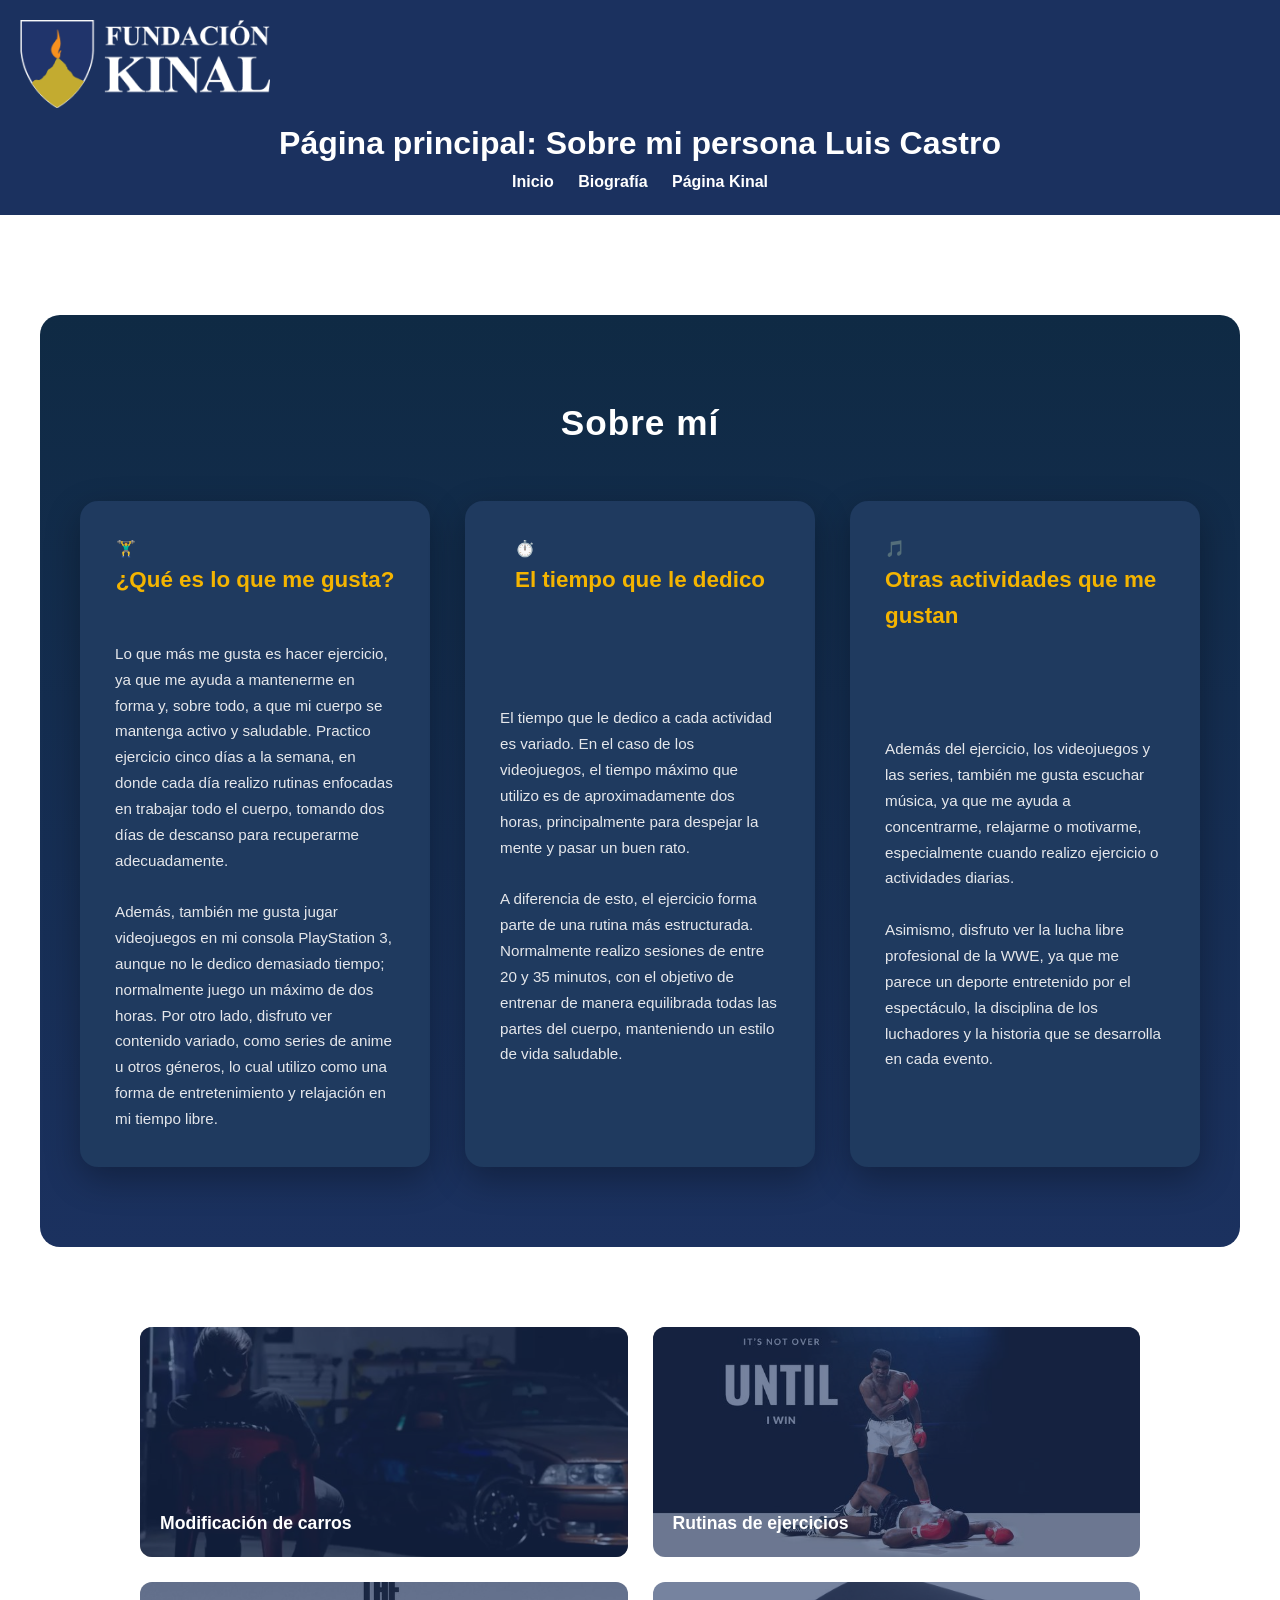
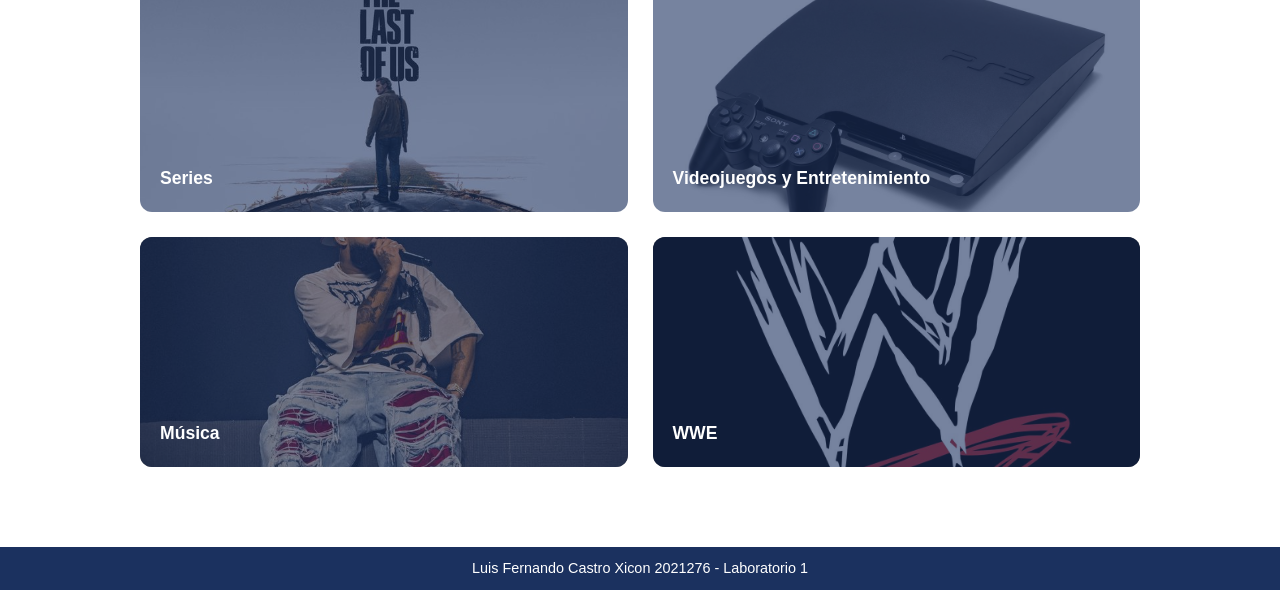
<file: index.html>
<!DOCTYPE html>
<html lang="es">
<head>
    <meta charset="UTF-8">
    <title>Página principal</title>
    <link rel="stylesheet" href="css/estilos.css">
</head>
<body>

    
    <header>

        <div class="header-brand">
            <img src="img/Kinal2.png" alt="Fundación Kinal" class="logo">
            <h1>Página principal: Sobre mi persona Luis Castro</h1>
        </div>
        

        <nav class="main-nav">
            <a href="index.html">Inicio</a>
            <a href="biografíaPersonal.html">Biografía</a>
            <a href="paginaKinal.html">Página Kinal</a>
        </nav>

    </header>

    
    <main>

    <section class="info-dinamica">

    <h2 class="info-title">Sobre mí</h2>

    <div class="info-grid mejorado">

        
        <article class="info-card card-vertical entrada-izquierda">
            <div class="card-header">
                <span class="card-icon">🏋️‍♂️</span>
                <h3>¿Qué es lo que me gusta?</h3>
            </div>

            <p>
                Lo que más me gusta es hacer ejercicio, ya que me ayuda a mantenerme en forma y,
                sobre todo, a que mi cuerpo se mantenga activo y saludable.
                Practico ejercicio cinco días a la semana, en donde cada día realizo rutinas enfocadas
                en trabajar todo el cuerpo, tomando dos días de descanso para recuperarme adecuadamente.
                <br><br>
                Además, también me gusta jugar videojuegos en mi consola PlayStation 3,
                aunque no le dedico demasiado tiempo; normalmente juego un máximo de dos horas.
                Por otro lado, disfruto ver contenido variado, como series de anime u otros géneros,
                lo cual utilizo como una forma de entretenimiento y relajación en mi tiempo libre.
            </p>
        </article>

        
        <article class="info-card card-vertical entrada-abajo">
            <div class="card-header">
                <span class="card-icon">⏱️</span>
                <h3>El tiempo que le dedico</h3>
            </div>

            <p>
                El tiempo que le dedico a cada actividad es variado.
                En el caso de los videojuegos, el tiempo máximo que utilizo es de aproximadamente
                dos horas, principalmente para despejar la mente y pasar un buen rato.
                <br><br>
                A diferencia de esto, el ejercicio forma parte de una rutina más estructurada.
                Normalmente realizo sesiones de entre 20 y 35 minutos, con el objetivo de entrenar
                de manera equilibrada todas las partes del cuerpo, manteniendo un estilo de vida saludable.
            </p>
        </article>

        
        <article class="info-card card-vertical entrada-derecha">
            <div class="card-header">
                <span class="card-icon">🎵</span>
                <h3>Otras actividades que me gustan</h3>
            </div>

            <p>
                Además del ejercicio, los videojuegos y las series, también me gusta escuchar música,
                ya que me ayuda a concentrarme, relajarme o motivarme, especialmente cuando realizo
                ejercicio o actividades diarias.
                <br><br>
                Asimismo, disfruto ver la lucha libre profesional de la WWE, ya que me parece un
                deporte entretenido por el espectáculo, la disciplina de los luchadores y la historia
                que se desarrolla en cada evento.
            </p>
        </article>

    </div>

</section>




        
        <section class="galeria">
            <a href="https://www.youtube.com/watch?v=mEmRYp16ocA" target="_blank" class="tarjeta">
                <img src="img/Autos.jpg" alt="Autos">
                <div class="texto">
                    <p>Modificación de carros</p>
                </div>
            </a>

            <a href="https://www.youtube.com/watch?v=E6eibbkPudk" target="_blank" class="tarjeta">
                <img src="img/Boxeo.jpg" alt="Ejercicio">
                <div class="texto">
                    <p>Rutinas de ejercicios</p>
                </div>
            </a>

            <a href="https://www.youtube.com/watch?v=yyGetSp7CIc" target="_blank" class="tarjeta">
                <img src="img/The Last of us.jpg" alt="Series">
                <div class="texto">
                    <p>Series</p>
                </div>
            </a>

            <a href="https://www.youtube.com/watch?v=y6zJ3O8nqBU" target="_blank" class="tarjeta">
                <img src="img/Ps3.jpg" alt="Videojuegos">
                <div class="texto">
                    <p>Videojuegos y Entretenimiento</p>
                </div>
            </a>

            <a href="https://www.youtube.com/watch?v=j1VVY2sEdC0" target="_blank" class="tarjeta">
                <img src="img/Eladio Carrion.jpg" alt="Música">
                <div class="texto">
                    <p>Música</p>
                </div>
            </a>

            <a href="https://www.youtube.com/watch?v=ChiLWi-mBvU" target="_blank" class="tarjeta">
                <img src="img/wwe.jpg" alt="Lucha Libre WWE">
                <div class="texto">
                <p>WWE</p>
                </div>
            </a>
        </section>

    </main>

    
    <footer>
        <p>Luis Fernando Castro Xicon 2021276 - Laboratorio 1</p>
    </footer>

</body>
</html>
</file>
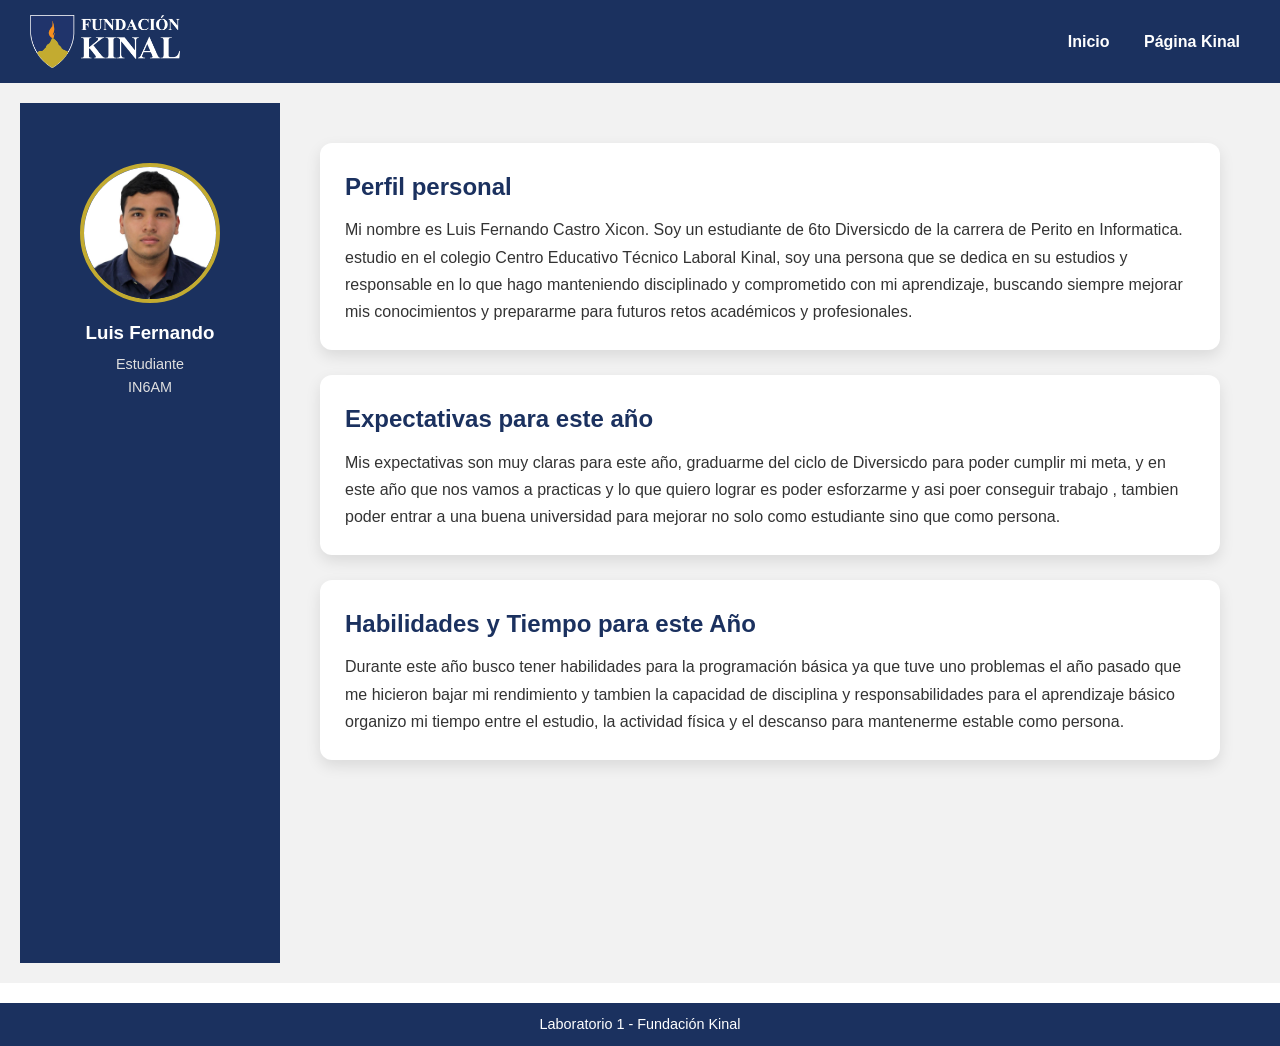
<file: biografíaPersonal.html>
<!DOCTYPE html>
<html lang="es">
<head>
    <meta charset="UTF-8">
    <meta name="viewport" content="width=device-width, initial-scale=1.0">
    <title>Biografía</title>
    <link rel="stylesheet" href="css/estilos.css">
</head>
<body>

    <header class="discord-header">
    <div class="header-left">
        <img src="img/Kinal2.png" alt="Kinal" class="kinal-logo">
    </div>

    <nav class="header-menu">
        <a href="index.html">Inicio</a>
        <a href="paginaKinal.html">Página Kinal</a>
    </nav>
</header>

<main class="discord-layout">

    
    <aside class="sidebar">
        <img src="img/Luis.jpg" alt="Foto de perfil" class="perfil-img">
        <h3>Luis Fernando</h3>
        <p>Estudiante</p>
        <p>IN6AM</p>
    </aside>
    

    
    <section class="contenido">

        <div class="card">
            <h2>Perfil personal</h2>
            <p>
                Mi nombre es Luis Fernando Castro Xicon. Soy un estudiante de 6to Diversicdo de la carrera de Perito en Informatica.
                estudio en el colegio Centro Educativo Técnico Laboral Kinal, soy una persona que se dedica en su estudios y responsable
                en lo que hago manteniendo disciplinado y comprometido con mi aprendizaje, buscando siempre mejorar mis conocimientos y 
                prepararme para futuros retos académicos y profesionales.
            </p>
        </div>

        <div class="card">
            <h2>Expectativas para este año</h2>
            <p>
                Mis expectativas son muy claras para este año, graduarme del ciclo de Diversicdo para poder cumplir mi meta,
                y en este año que nos vamos a practicas y lo que quiero lograr es poder esforzarme y asi poer conseguir trabajo ,
                tambien poder entrar a una buena universidad para mejorar no solo como estudiante sino que como persona.
            </p>
        </div>

        <div class="card">
            <h2>Habilidades y Tiempo para este Año</h2>
            <p>
                Durante este año busco tener habilidades para la programación básica ya que tuve uno problemas el año pasado
                que me hicieron bajar mi rendimiento y tambien la capacidad de disciplina y responsabilidades para el aprendizaje básico
                organizo mi tiempo entre el estudio, la actividad física y el descanso para mantenerme estable como persona.
            </p>
        </div>

    </section>

</main>

    <footer class="footer">
        <p>Laboratorio 1 - Fundación Kinal</p>
    </footer>

</body>
</html>
</file>
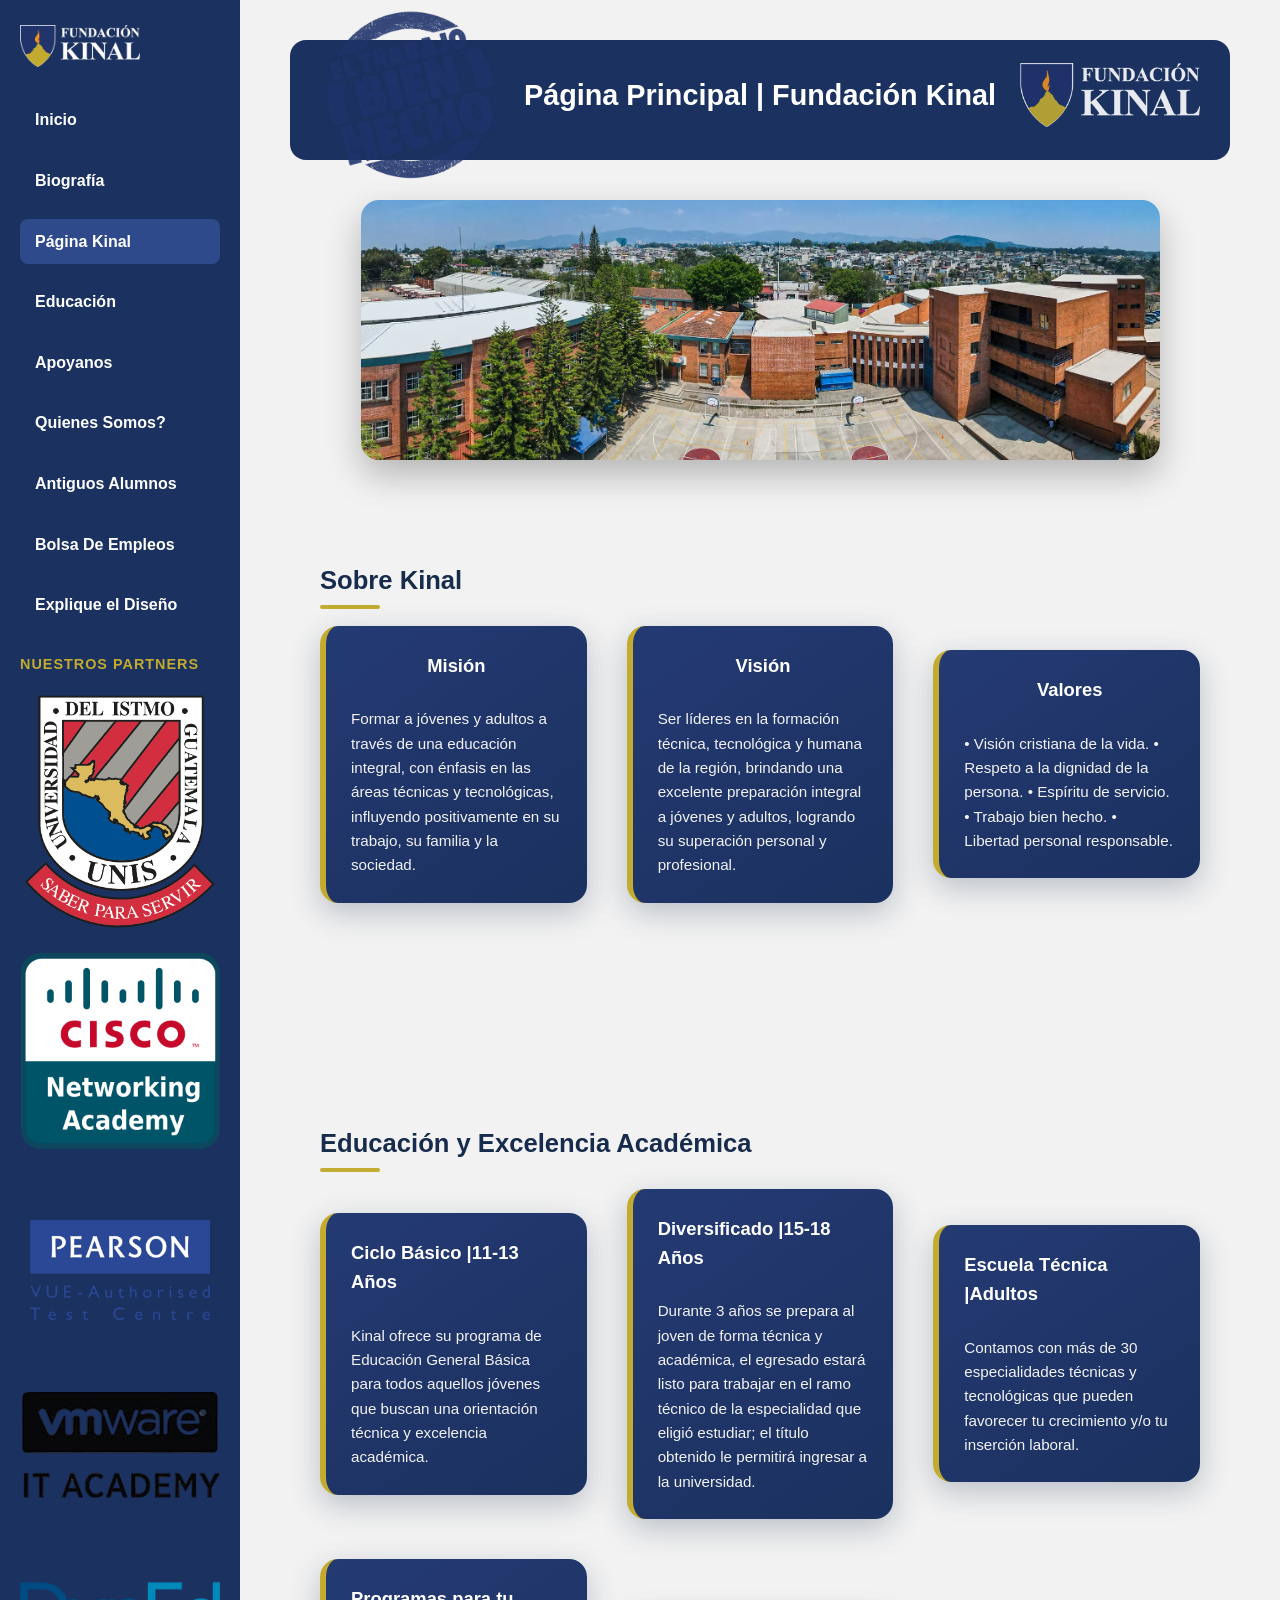
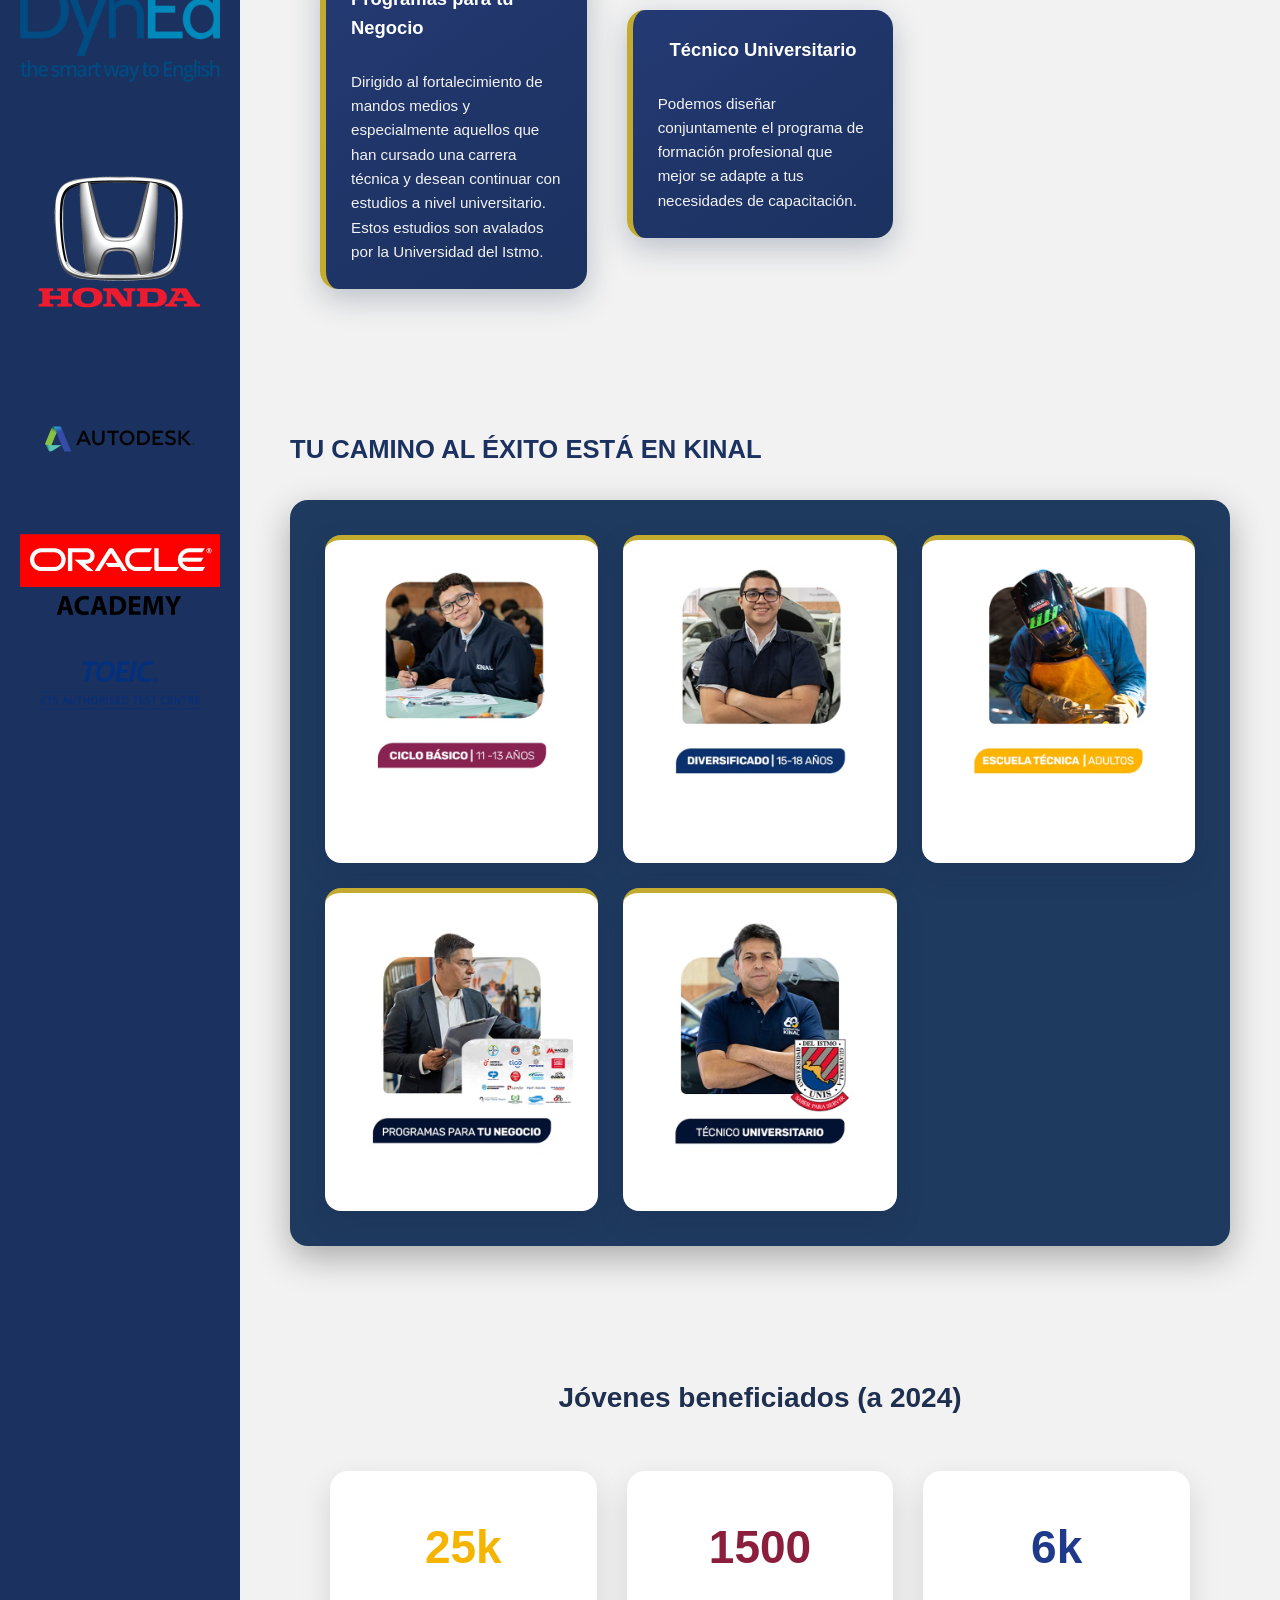
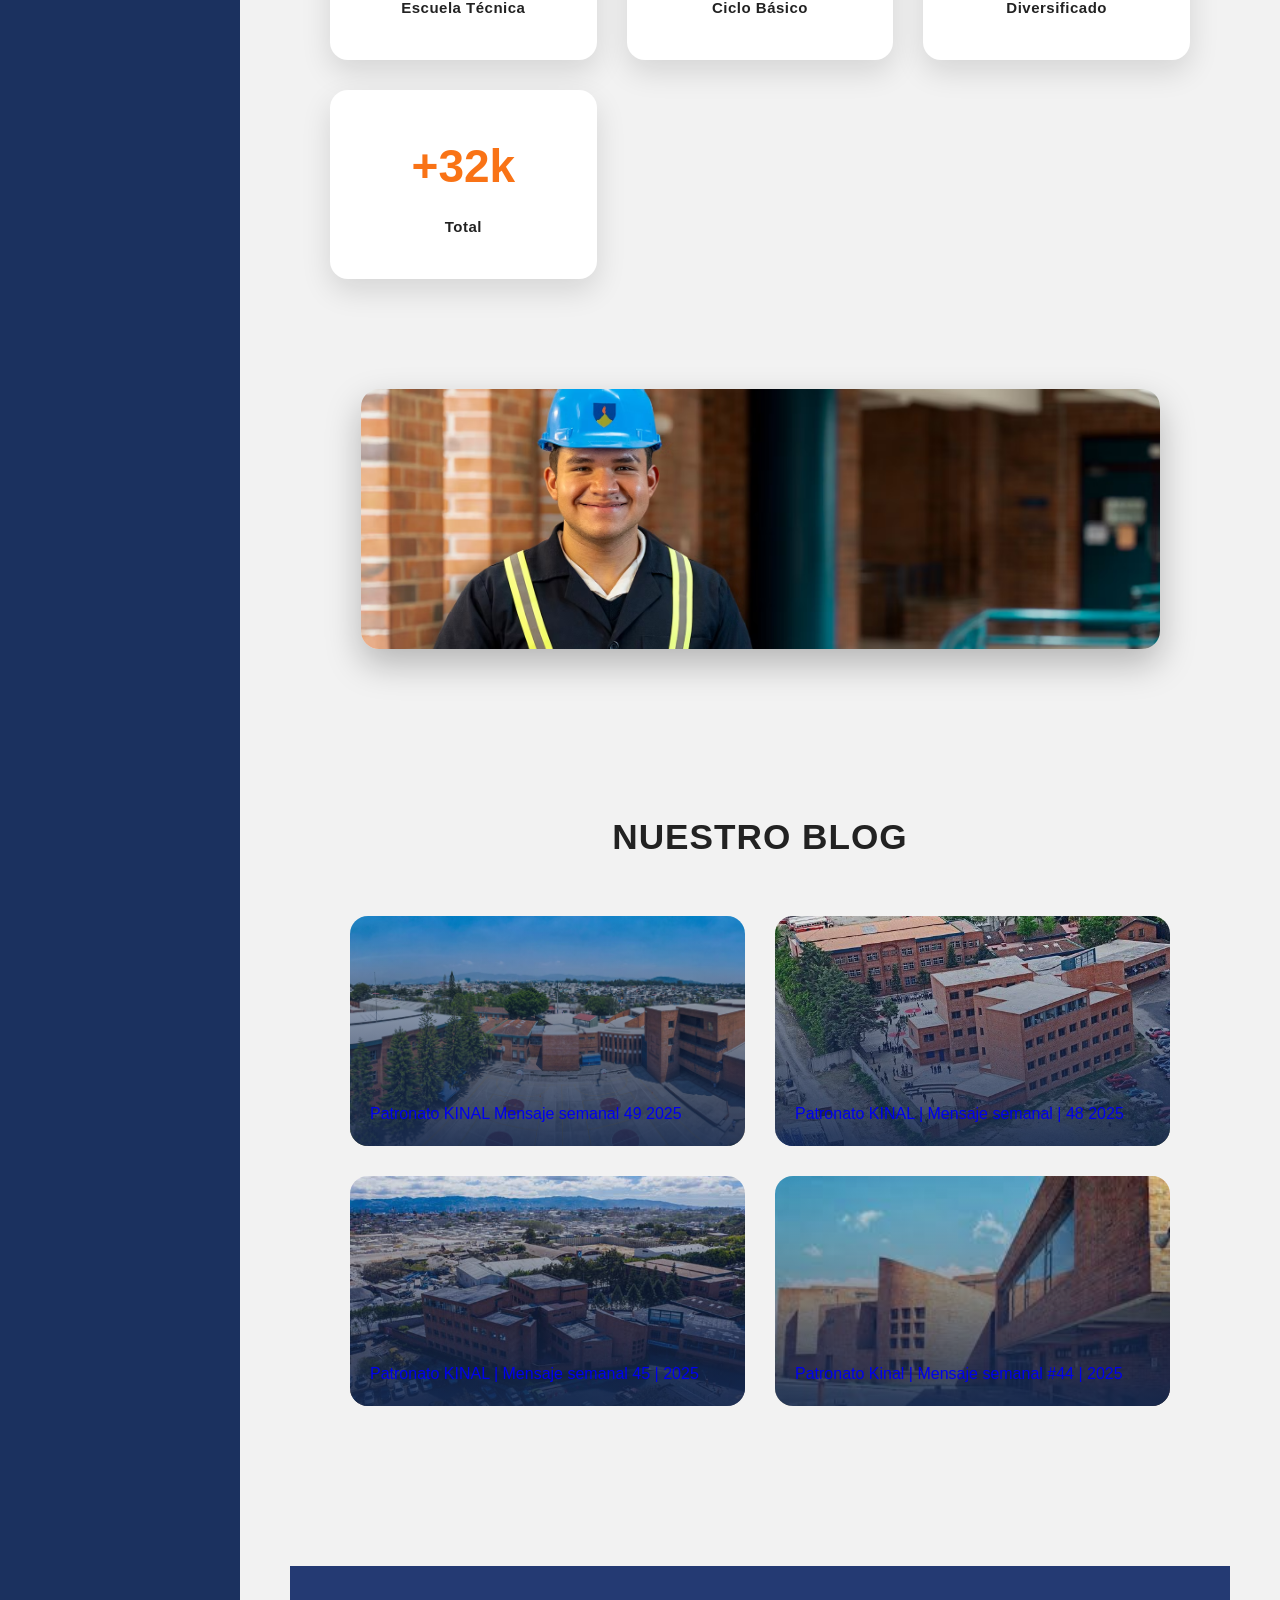
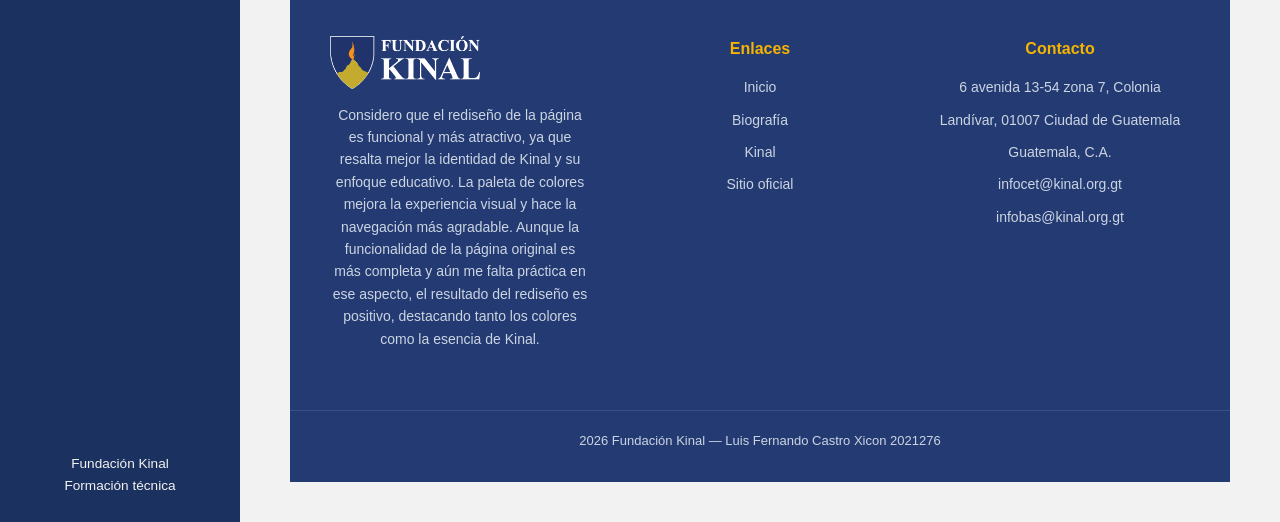
<file: paginaKinal.html>
<!DOCTYPE html>
<html lang="es">
<head>
    <meta charset="UTF-8">
    <meta name="viewport" content="width=device-width, initial-scale=1.0">
    <title>Página Kinal</title>
    <link rel="stylesheet" href="css/estilos.css">
</head>
<body>

    
    <div class="spotify-layout">

        
        <aside class="spotify-sidebar">

            <div class="sidebar-logo">
                <img src="img/Kinal2.png" alt="Logo Kinal">
            </div>

            <nav class="sidebar-menu">
                <a href="index.html">Inicio</a>
                <a href="biografíaPersonal.html">Biografía</a>
                <a href="paginaKinal.html" class="active">Página Kinal</a>
                <a href="VentanasKinal/cicloBasicoDiverTecnica.html">Educación</a>
                <a href="VentanasKinal/apoyanosKinal.html">Apoyanos</a>
                <a href="VentanasKinal/quienesSomosKinal.html">Quienes Somos?</a>
                <a href="VentanasKinal/antiguosAlumnos.html">Antiguos Alumnos</a>
                <a href="VentanasKinal/bolsaDeEmpleosKinal.html">Bolsa De Empleos</a>
                <a href="VentanasKinal/opinionSobreLaPagina.html">Explique el Diseño</a>
            </nav>

            <div class="sidebar-section">
                <h4>NUESTROS PARTNERS</h4>


                <div class="sponsors-list">
                    <div class="sponsors-card">
                        <img src="img/UNIS.png" alt="PARTNERS1">
                    </div>

                    <div class="sponsors-card">
                        <img src="img/CISCO.png" alt="PARTNERS2">
                    </div>

                    <div class="sponsors-card">
                        <img src="img/Pearson.png" alt="PARTNERS3">
                    </div>

                    <div class="sponsors-card">
                        <img src="img/VMware.png" alt="PARTNERS4">
                    </div>

                    <div class="sponsors-card">
                        <img src="img/DynEd.png" alt="PARTNERS5">
                    </div>

                    <div class="sponsors-card">
                        <img src="img/HONDA.png" alt="PARTNERS6">
                    </div>

                    <div class="sponsors-card">
                        <img src="img/AUTODESK.png" alt="PARTNERS7">
                    </div>

                    <div class="sponsors-card">
                        <img src="img/ORACLE.png" alt="PARTNERS8">
                    </div>

                    <div class="sponsors-card">
                        <img src="img/TOEIC.png" alt="PARTNERS9">
                    </div>
                </div>
            </div>

            <div class="sidebar-info">
                <p>Fundación Kinal</p>
                <span>Formación técnica</span>
            </div>

        </aside>

        
        <main class="spotify-main">

            
            <header class="spotify-header">
                <img src="img/El Trabajo Bien Hecho.avif" alt="Imagen izquierda" class="header-img left">

                <h1>Página Principal | Fundación Kinal</h1>

                <img src="img/Kinal2.png" alt="Imagen derecha" class="header-img right">
            </header>

            <section class="kinal-banner">
                <img src="img/Kinal3.png" alt="El Trabajo Bien Hecho">
            </section>
            
            <section class="spotify-section">

                <h2>Sobre Kinal</h2>

                <div class="spotify-cards">

                    <div class="spotify-card">
                        <h3>Misión</h3>
                        <p>
                            Formar a jóvenes y adultos a
                            través de una educación integral, con énfasis en las áreas técnicas y tecnológicas, 
                            influyendo positivamente en su trabajo, su familia y la sociedad.
                        </p>
                    </div>

                    <div class="spotify-card">
                        <h3>Visión</h3>
                        <p>
                            Ser líderes en la formación técnica, tecnológica y humana
                            de la región, brindando una excelente preparación integral a jóvenes y adultos, 
                            logrando su superación personal y profesional.
                        </p>
                    </div>

                    <div class="spotify-card">
                        <h3>Valores</h3>
                        <p>
                            • Visión cristiana de la vida.

                            • Respeto a la dignidad de la persona.

                            • Espíritu de servicio.

                            • Trabajo bien hecho.

                            • Libertad personal responsable.
                        </p>
                    </div>

                </div>
            </section>

            
            <section class="spotify-section">

                <h2>Educación y Excelencia Académica</h2>

                <div class="spotify-cards">

                    <div class="spotify-card">
                        <h3>Ciclo Básico |11-13 Años</h3>
                        <p>Kinal ofrece su programa de Educación General Básica para todos aquellos jóvenes que buscan 
                            una orientación técnica y excelencia académica.</p>
                    </div>

                    <div class="spotify-card">
                        <h3>Diversificado |15-18 Años</h3>
                        <p>Durante 3 años se prepara al joven de forma técnica y académica, el egresado estará listo 
                            para trabajar en el ramo técnico de la especialidad que eligió estudiar; 
                            el título obtenido le permitirá ingresar a la universidad.</p>
                    </div>

                    <div class="spotify-card">
                        <h3>Escuela Técnica |Adultos</h3>
                        <p>Contamos con más de 30 especialidades técnicas y tecnológicas que pueden favorecer tu 
                            crecimiento y/o tu inserción laboral.</p>
                    </div>

                    <div class="spotify-card">
                        <h3>Programas para tu Negocio</h3>
                        <p>Dirigido al fortalecimiento de mandos medios y especialmente aquellos que han cursado 
                            una carrera técnica y desean continuar con estudios a nivel universitario. 
                            Estos estudios son avalados por la Universidad del Istmo.</p>
                    </div>

                    <div class="spotify-card">
                        <h3>Técnico Universitario</h3>
                        <p>Podemos diseñar conjuntamente el programa de formación profesional que mejor se adapte a 
                            tus necesidades de capacitación.</p>
                    </div>

                </div>
            </section>

            <section class="info-extra">
    <h2>TU CAMINO AL ÉXITO ESTÁ EN KINAL</h2>
        <p class="info-subtitle">    </p>

        <div class="info-card">

    <div class="info-item">
        <a href="VentanasKinal/cicloBasicoDiverTecnica.html" target="_blank">
            <img src="img/Ciclo Básicso.avif" alt="Ciclo Básico">
        </a>
        <div class="info-content">
            <h3>Ciclo Básico</h3>
        </div>
    </div>

    <div class="info-item">
        <a href="VentanasKinal/cicloBasicoDiverTecnica.html" target="_blank">
            <img src="img/Diversificado.avif" alt="Diversificado">
        </a>
        <div class="info-content">
            <h3>Diversificado</h3>
        </div>
    </div>

    <div class="info-item">
        <a href="VentanasKinal/cicloBasicoDiverTecnica.html" target="_blank">
            <img src="img/Escuela Técnica.avif" alt="Escuela Técnica">
        </a>
        <div class="info-content">
            <h3>Escuela Técnica</h3>
        </div>
    </div>


    <div class="info-item">
        <img src="img/Programas.avif" alt="Programas Empresariales">
        <div class="info-content">
        <h3></h3>
        <a href="" target="_blank">
        
        </a>
    </div>
    </div>

    <div class="info-item">
        <img src="img/Técnico Universitario.avif" alt="Técnico Universitario">
        <div class="info-content">
        <h3></h3>
        <a href="" target="_blank">
        </a>
    </div>
    </div>

    </div>
</section>



<section class="kinal-stats">

    <h2>Jóvenes beneficiados (a 2024)</h2>

    <div class="stats-grid">

        <div class="stat-card amarillo">
            <h3>25k</h3>
            <span>Escuela Técnica</span>
        </div>

        <div class="stat-card vino">
            <h3>1500</h3>
            <span>Ciclo Básico</span>
        </div>

        <div class="stat-card azul">
            <h3>6k</h3>
            <span>Diversificado</span>
        </div>

        <div class="stat-card naranja">
            <h3>+32k</h3>
            <span>Total</span>
        </div>

    </div>

</section>

    

    <section class="kinal-banner">
        <img src="img/Alumnos.avif" alt="Alumnos Kinal">
    </section>

<section class="kinal-blog">
    <h2>NUESTRO BLOG</h2>

    <div class="blog-grid">

        <a href="https://www.kinal.org.gt/post/patronato-kinal-mensaje-semanal-49-2025">
            <article class="blog-card">
            <img src="img/Kinal3.png" alt="Blog Kinal 1">
            <div class="blog-overlay">
                <p>Patronato KINAL Mensaje semanal 49 2025</p>
            </div>
            </article>
        </a>
        
        <a href="https://www.kinal.org.gt/post/patronato-kinal-mensaje-semanal-48-2025">
            <article class="blog-card">
            <img src="img/KINAL4.jpg" alt="Blog Kinal 2">
            <div class="blog-overlay">
                <p>Patronato KINAL | Mensaje semanal | 48 2025</p>
            </div>
        </article>
        </a>
        
        <a href="https://www.kinal.org.gt/post/patronato-kinal-mensaje-semanal-45-2025">
            <article class="blog-card">
            <img src="img/Kinal5.jpg" alt="Blog Kinal 3">
            <div class="blog-overlay">
                <p>Patronato KINAL | Mensaje semanal 45 | 2025</p>
            </div>
        </article>
        </a>
        
        <a href="https://www.kinal.org.gt/post/patronato-kinal-mensaje-semanal-44-2025">
            <article class="blog-card">
            <img src="img/Kinal6.jpg" alt="Blog Kinal 4">
            <div class="blog-overlay">
                <p>Patronato Kinal | Mensaje semanal #44 | 2025</p>
            </div>
        </article>
        </a>
        
    </div>

</section>

    <footer class="kinal-footer">

    <div class="footer-container">

        
        <div class="footer-brand">
            <img src="img/Kinal2.png" alt="Fundación Kinal">
            <p>
                Considero que el rediseño de la página es funcional y más atractivo, ya que resalta mejor la identidad de
                Kinal y su enfoque educativo. La paleta de colores mejora la experiencia visual y hace la navegación más 
                agradable. Aunque la funcionalidad de la página original es más completa y aún me falta práctica en ese 
                aspecto, el resultado del rediseño es positivo, destacando tanto los colores como la esencia de Kinal.
            </p>
        </div>

        
        <div class="footer-links">
            <h4>Enlaces</h4>
            <a href="index.html">Inicio</a>
            <a href="biografíaPersonal.html">Biografía</a>
            <a href="paginaKinal.html">Kinal</a>
            <a href="https://www.kinal.org.gt" target="_blank">Sitio oficial</a>
        </div>

        
        <div class="footer-contact">
            <h4>Contacto</h4>
            <p>6 avenida 13-54 zona 7, Colonia</p>
            <p>Landívar, 01007 Ciudad de Guatemala </p>
            <p>Guatemala, C.A.</p>
            <p>infocet@kinal.org.gt</p>
            <p>infobas@kinal.org.gt</p>
        </div>

    </div>

    <!-- Línea inferior -->
    <div class="footer-bottom">
        <p>2026 Fundación Kinal — Luis Fernando Castro Xicon 2021276</p>
    </div>

</footer>


        </main>

    </div>

</body>
</html>
</file>
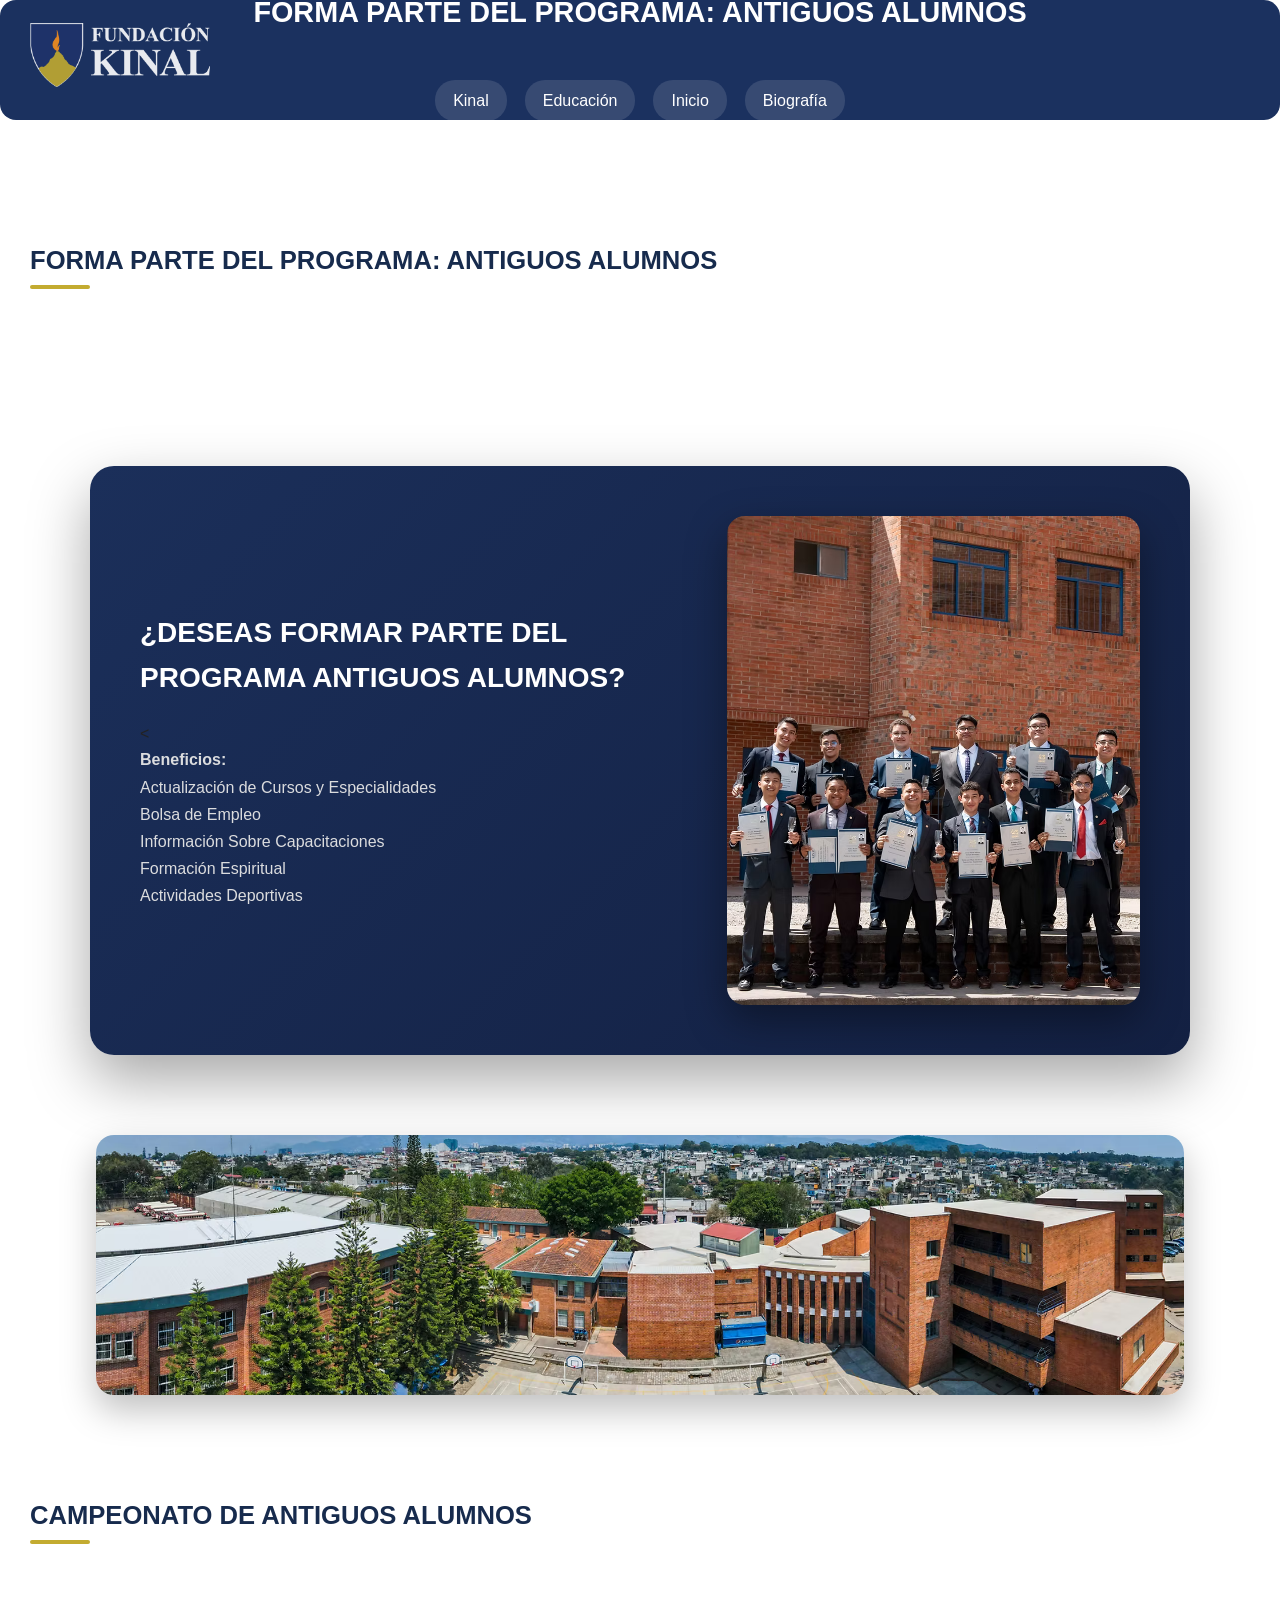
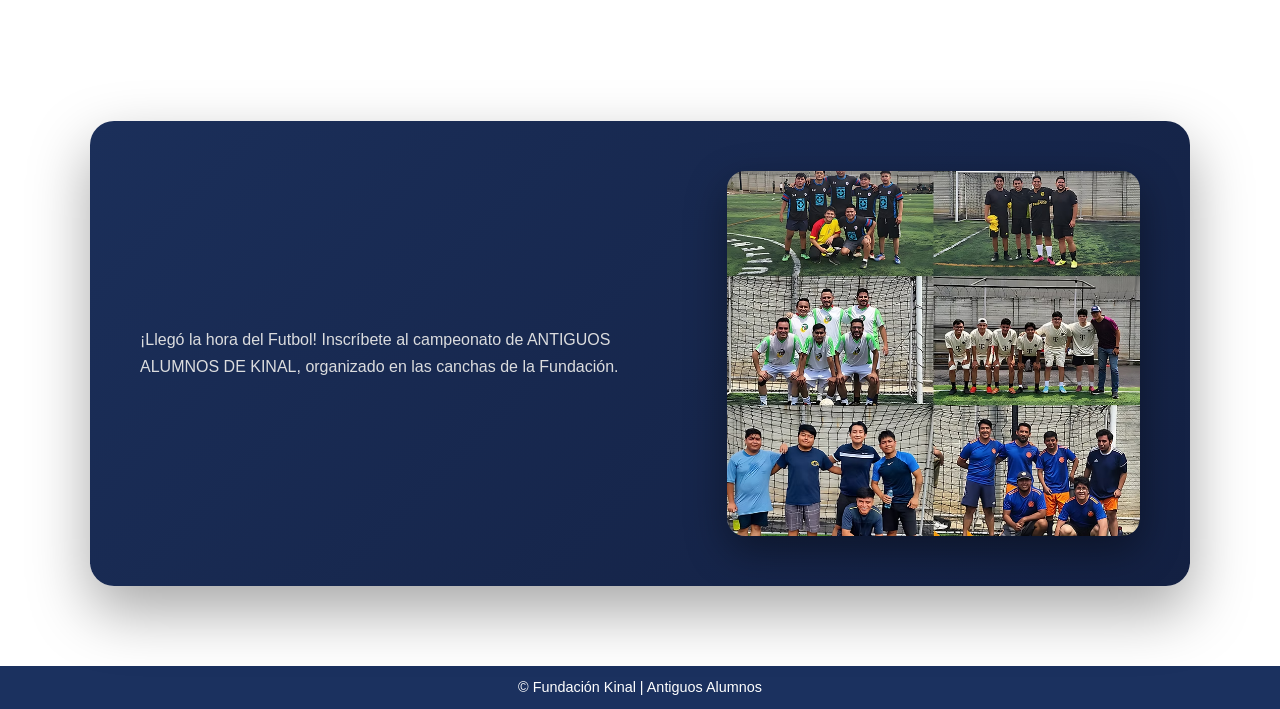
<file: VentanasKinal/antiguosAlumnos.html>
<!DOCTYPE html>
<html lang="es">
<head>
    <meta charset="UTF-8">
    <title>Antiguos Alumnos | Fundación Kinal</title>
    <link rel="stylesheet" href="../css/estilos.css">
</head>

<body class="pagina-animada">

    
    <header class="spotify-header">
                <img src="../img/Kinal2.png" alt="Imagen izquierda" class="header-img left">

                <h1>FORMA PARTE DEL PROGRAMA: ANTIGUOS ALUMNOS</h1>
                <div class="hero-links">
                <a href="../paginaKinal.html">Kinal</a>
                <a href="../VentanasKinal/cicloBasicoDiverTecnica.html">Educación</a>
                <a href="../index.html">Inicio</a>
                <a href="../biografíaPersonal.html">Biografía</a>
                </div>
    </header>

    
    <section class="spotify-section entrada-arriba">
        <h2>FORMA PARTE DEL PROGRAMA: ANTIGUOS ALUMNOS</h2>
    </section>

    <!-- CUADRO DE INFORMACIÓN -->
    <section class="info-doble entrada-abajo">
        <div class="info-doble-contenido">

            <div class="info-texto">
                <h2>¿DESEAS FORMAR PARTE DEL PROGRAMA ANTIGUOS ALUMNOS?</h2>
                <<p><strong>Beneficios:</strong></p>
                <p>Actualización de Cursos y Especialidades</p>
                <p>Bolsa de Empleo</p>
                <p>Información Sobre Capacitaciones</p>
                <p>Formación Espiritual</p>
                <p>Actividades Deportivas</p>

            </div>

            <div class="info-imagen">
                <img src="../img/Alumnos3.avif" alt="Red de antiguos alumnos">
            </div>

        </div>
    </section>

    <section class="kinal-banner">
    <img src="../img/Kinal3.png" alt="Educación Técnica Kinal">
    </section>

    <section class="spotify-section entrada-arriba">
        <h2>CAMPEONATO DE ANTIGUOS ALUMNOS</h2>
    </section>

    <!-- ACTIVIDADES DEPORTIVAS -->
    <section class="info-doble entrada-abajo">
        <div class="info-doble-contenido">

            <div class="info-texto">
                <p>¡Llegó la hora del Futbol! Inscríbete al campeonato de ANTIGUOS ALUMNOS DE KINAL, 
                    organizado en las canchas de la Fundación.</p>
            </div>

            <div class="info-imagen">
                <img src="../img/DeporteKinal.avif" alt="Red de antiguos alumnos">
            </div>

        </div>
    </section>

    <!-- FOOTER -->
    <footer class="spotify-footer">
        <p>© Fundación Kinal | Antiguos Alumnos</p>
    </footer>

</body>
</html>
</file>
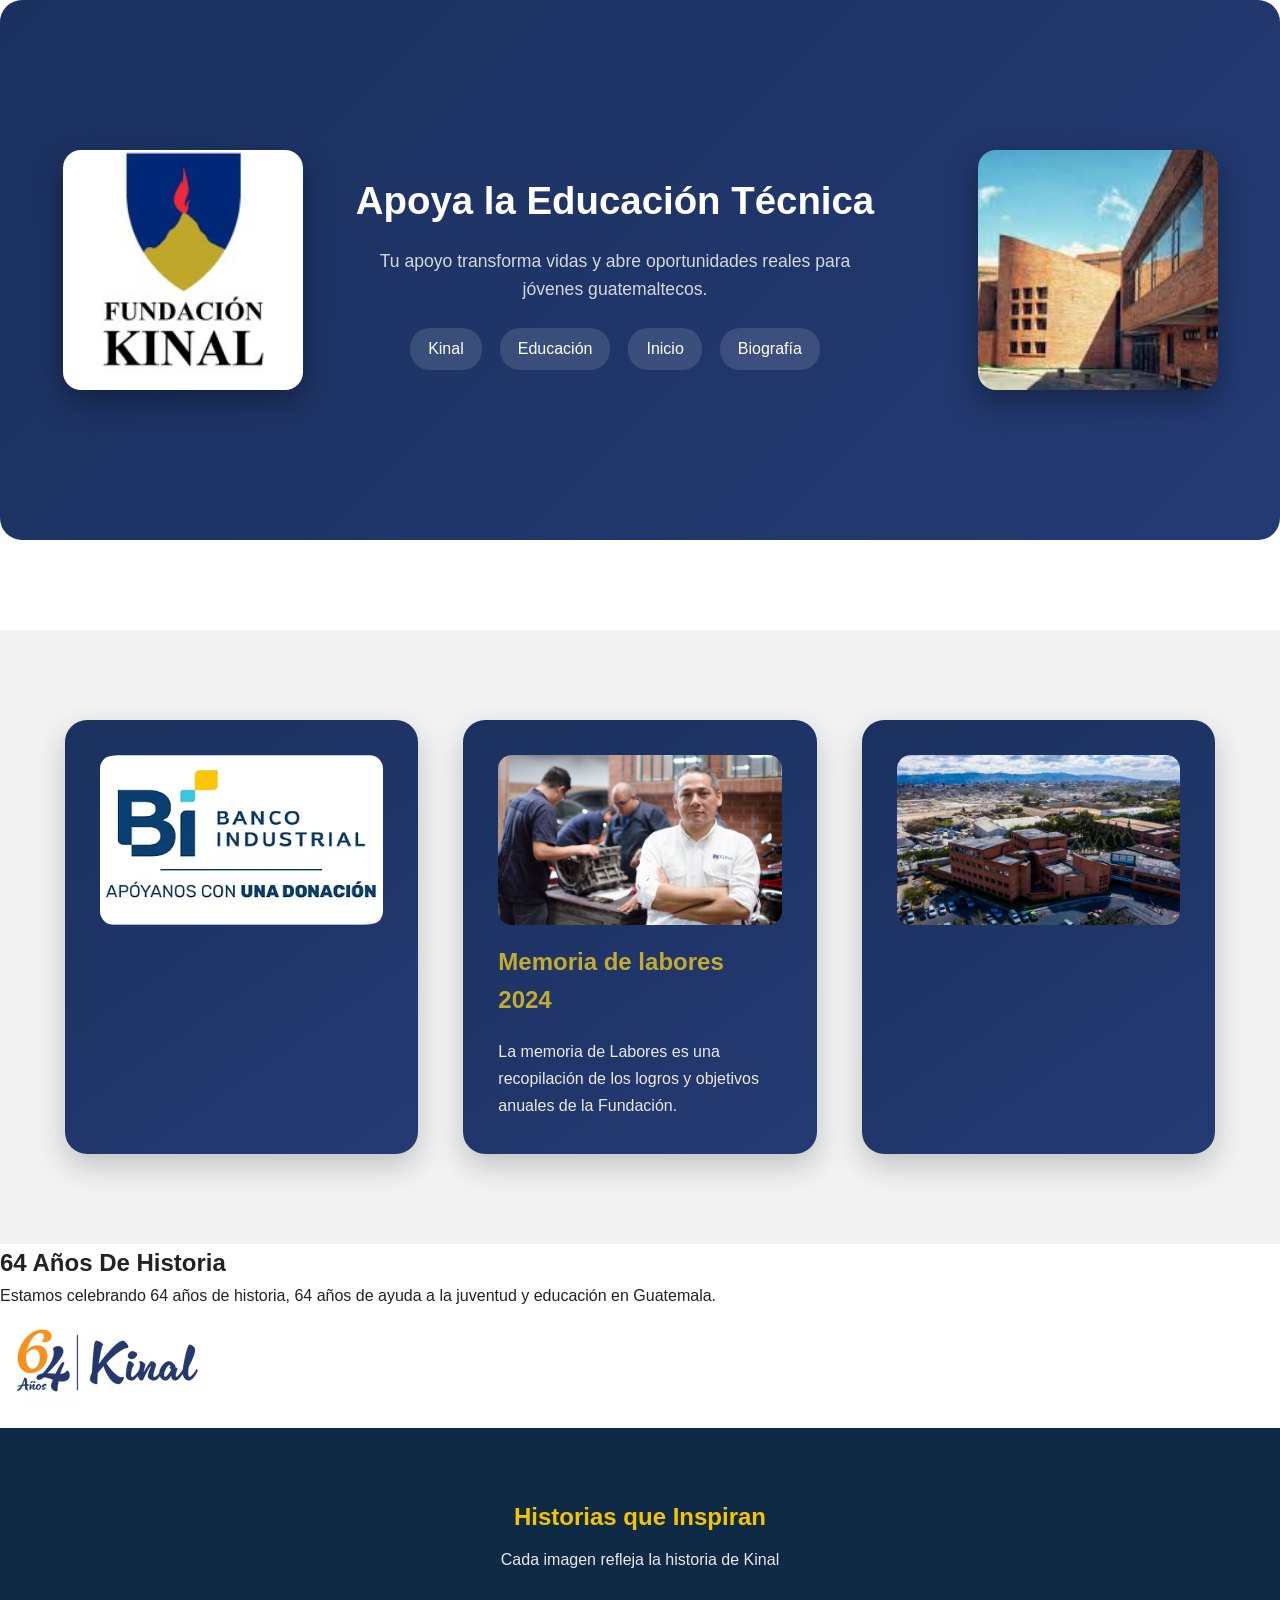
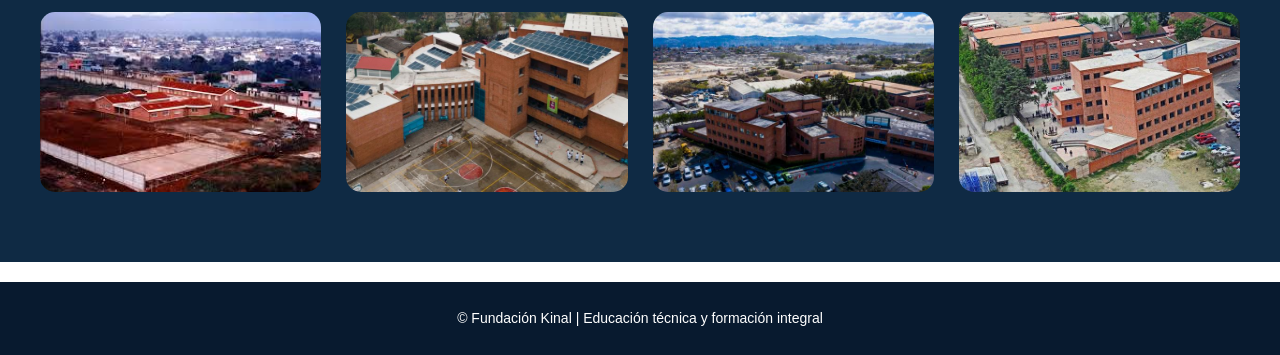
<file: VentanasKinal/apoyanosKinal.html>
<!DOCTYPE html>
<html lang="es">
<head>
    <meta charset="UTF-8">
    <title>Apóyanos | Fundación Kinal</title>
    <link rel="stylesheet" href="../css/estilos.css">
</head>

<body class="pagina-animada">


<section class="hero-apoyo entrada-arriba">

    <!-- IMAGEN IZQUIERDA -->
    <a href="paginaKinal.html" class="hero-img">
        <img src="../img/Kinal.jpg" alt="Educación técnica">
    </a>

    <!-- CONTENIDO CENTRAL -->
    <div class="hero-contenido">
        <h1>Apoya la Educación Técnica</h1>
        <p>
            Tu apoyo transforma vidas y abre oportunidades reales
            para jóvenes guatemaltecos.
        </p>

        <div class="hero-links">
            <a href="../paginaKinal.html">Kinal</a>
            <a href="../VentanasKinal/cicloBasicoDiverTecnica.html">Educación</a>
            <a href="../index.html">Inicio</a>
            <a href="../biografíaPersonal.html">Biografía</a>
        </div>
    </div>

    <!-- IMAGEN DERECHA -->
    <a href="cicloBasicoDiverTecnica.html" class="hero-img">
        <img src="../img/Kinal6.jpg" alt="Impacto social">
    </a>

</section>



<section class="apoyo-info">

    <div class="apoyo-grid">

        <article class="apoyo-card entrada-izquierda">
            <img src="../img/BI.avif" alt="Educación técnica" class="apoyo-img">
        </article>

        <article class="apoyo-card entrada-abajo">
            <img src="../img/Mecanica.jpg" alt="Formas de apoyo" class="apoyo-img">
            <h2>Memoria de labores 2024</h2>
            <p>
                La memoria de Labores es una recopilación de los logros y objetivos anuales de la Fundación.</p>
        </article>

        <article class="apoyo-card entrada-derecha">
            <img src="../img/Colegio.jpg" alt="Impacto social" class="apoyo-img">
        </article>

    </div>

</section>

    <section class="apoyo-doble entrada-arriba">

        <div class="apoyo-doble-texto">
            <h2>64 Años De Historia</h2>
            <p>
                Estamos celebrando 64 años de historia, 64 años de ayuda a la juventud y educación en Guatemala.
            </p>
        </div>

        <div class="apoyo-doble-imagen">
            <img src="../img/64.avif" alt="Educación Kinal">
        </div>

    </section>


    <section class="apoyo-galeria entrada-arriba">

        <h2>Historias que Inspiran</h2>
        <p>Cada imagen refleja la historia de Kinal</p>

        <div class="galeria-loop">

            <div class="galeria-item">
                <img src="../img/Historia Kinal.jpg" alt="">
                
            </div>

            <div class="galeria-item">
                <img src="../img/Fundacion.jpg" alt="">
                
            </div>

            <div class="galeria-item">
                <img src="../img/Colegio.jpg" alt="">
                
            </div>

            <div class="galeria-item">
                <img src="../img/Laboral.jpg" alt="">
                
            </div>

        </div>

    </section>


    <footer class="footer-kinal">
        <p>© Fundación Kinal | Educación técnica y formación integral</p>
    </footer>

</body>
</html>
</file>
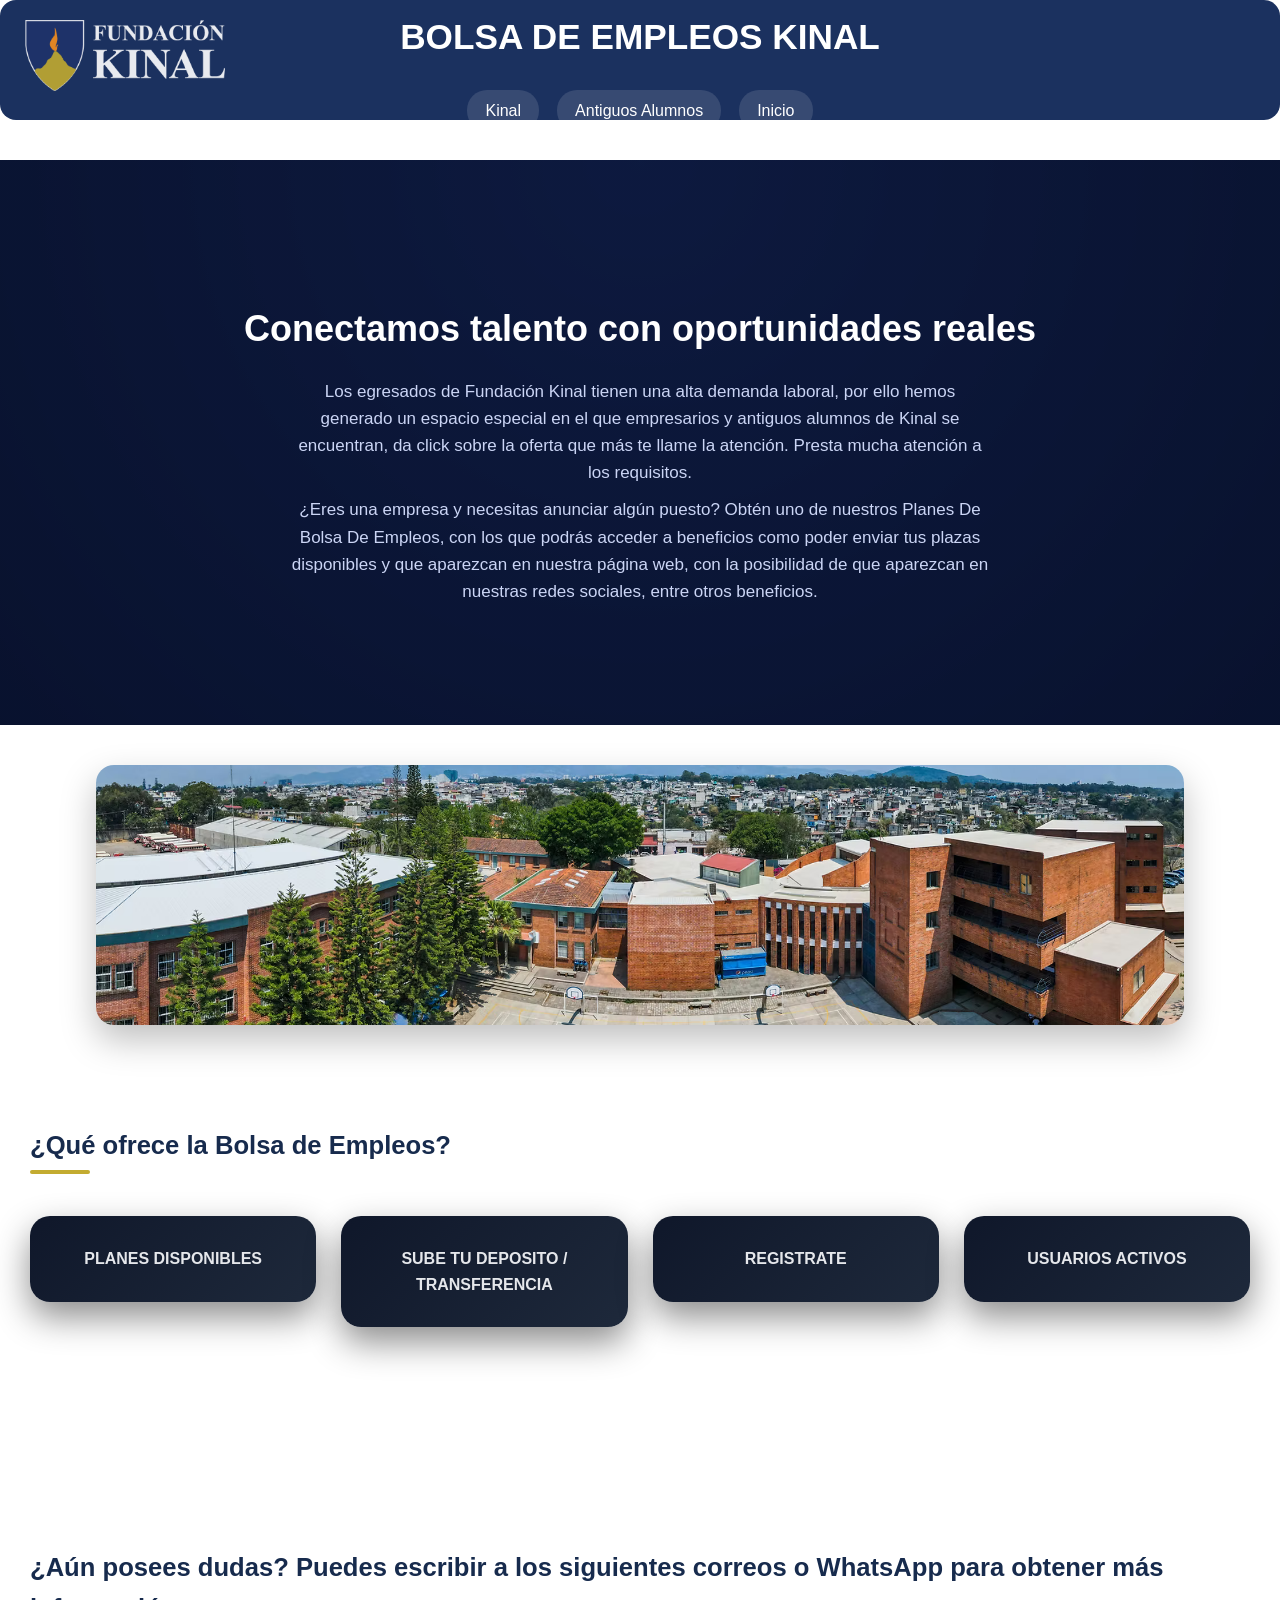
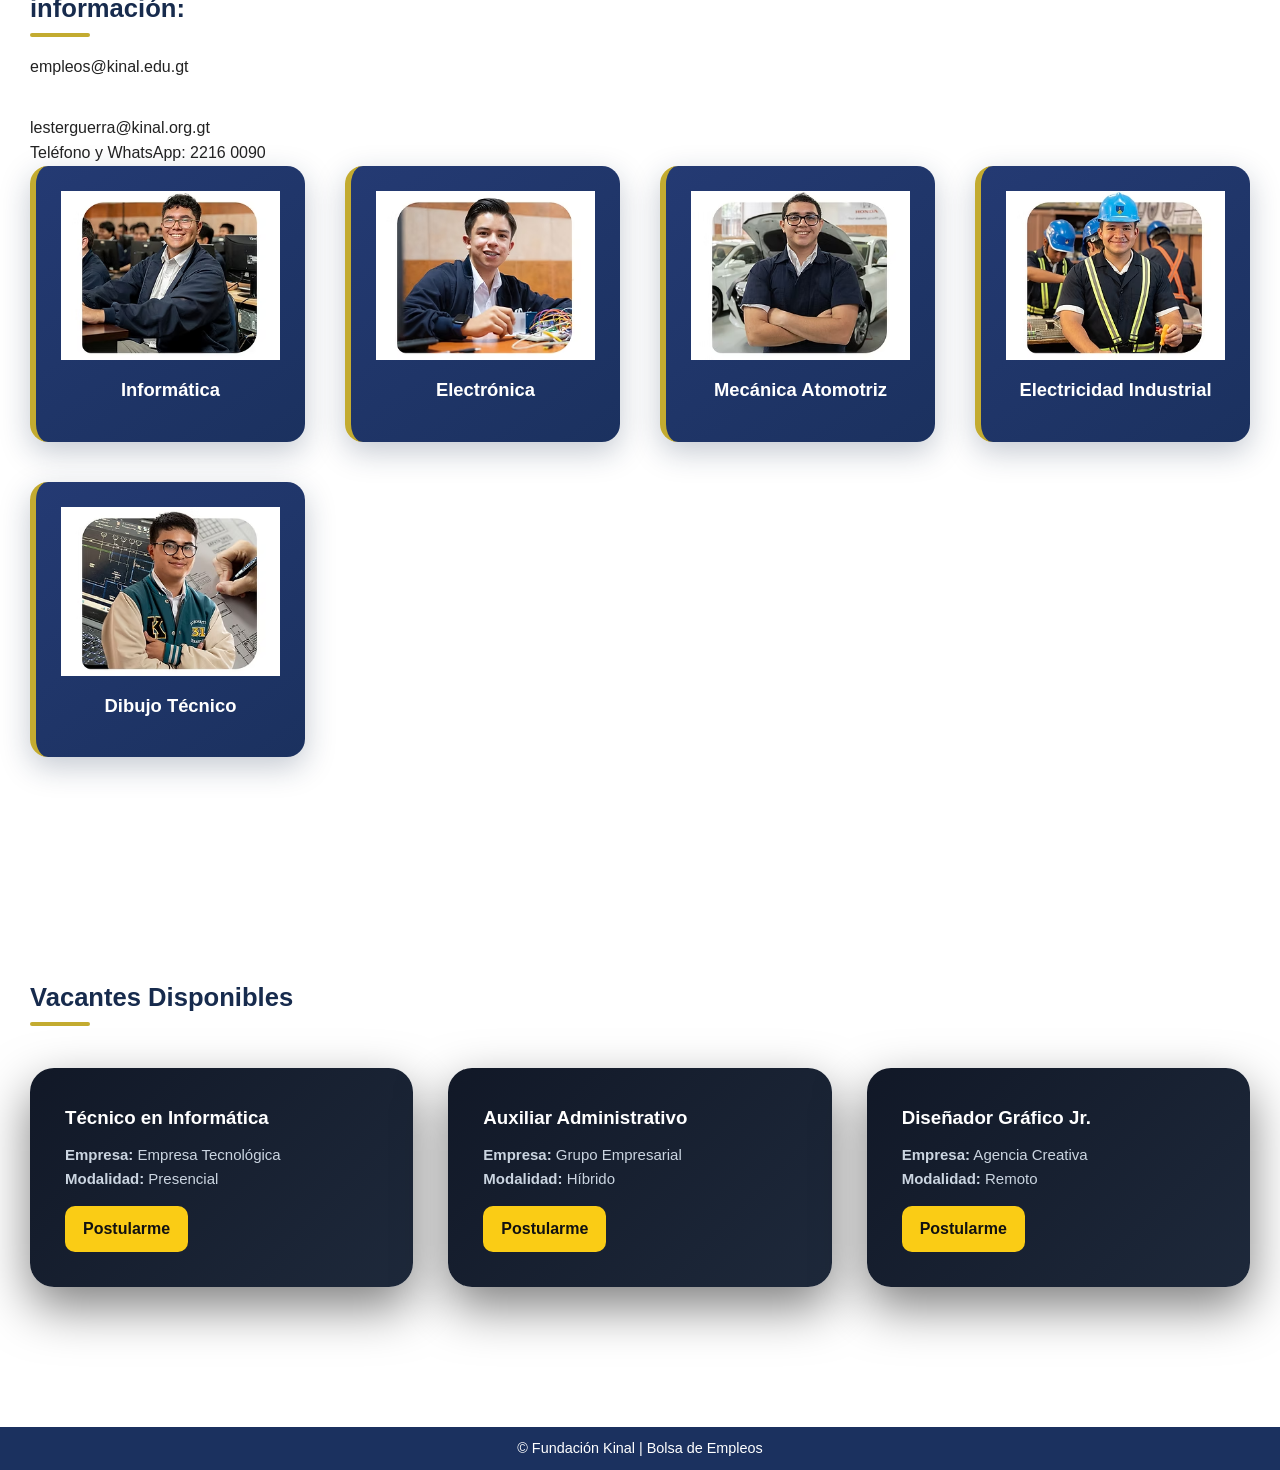
<file: VentanasKinal/bolsaDeEmpleosKinal.html>
<!DOCTYPE html>
<html lang="es">
<head>
    <meta charset="UTF-8">
    <title>Bolsa de Empleos | Fundación Kinal</title>
    <link rel="stylesheet" href="../css/estilos.css">
</head>

<body class="pagina-animada">

<header class="spotify-header bolsa-header">

    
    <img src="../img/Kinal2.png" alt="Logo Kinal" class="bolsa-img">

    <div class="bolsa-header-contenido">
        <h1>BOLSA DE EMPLEOS KINAL</h1>

        <div class="hero-links">
            <a href="../paginaKinal.html">Kinal</a>
            <a href="../VentanasKinal/antiguosAlumnos.html">Antiguos Alumnos</a>
            <a href="../index.html">Inicio</a>
        </div>
    </div>

</header>



<section class="hero-empleo entrada-arriba">
    <div class="hero-empleo-contenido">
        <h2>Conectamos talento con oportunidades reales</h2>
        <p>
            Los egresados de Fundación Kinal tienen una alta demanda laboral, por ello hemos generado un espacio 
            especial en el que empresarios y antiguos alumnos de Kinal se encuentran, da click sobre la oferta que 
            más te llame la atención. Presta mucha atención a los requisitos.
        </p>

        <p>
            ¿Eres una empresa y necesitas anunciar algún puesto? Obtén uno de nuestros Planes De Bolsa De Empleos, 
            con los que podrás acceder a beneficios como poder enviar tus plazas disponibles y que aparezcan en nuestra 
            página web, con la posibilidad de que aparezcan en nuestras redes sociales, entre otros beneficios.
        </p>
    </div>
</section>
            
        <section class="kinal-banner">
            <img src="../img/Kinal3.png" alt="Educación Kinal">
        </section>

<section class="spotify-section entrada-abajo">
    <h2>¿Qué ofrece la Bolsa de Empleos?</h2>

    <div class="empleo-beneficios">

        <a href="https://www.kinal.org.gt/planes-y-precios" class="beneficio-card-link">
            <div class="beneficio-card">PLANES DISPONIBLES</div>
        </a>

        <a href="http://bt.kinal.edu.gt:8069/bolsa-empleo" class="beneficio-card-link">
            <div class="beneficio-card">SUBE TU DEPOSITO / TRANSFERENCIA</div>
        </a>

        <a href="https://www.kinal.org.gt/trabajo" class="beneficio-card-link">
            <div class="beneficio-card">REGISTRATE</div>
        </a>

        <a href="https://www.kinal.org.gt/trabajo" class="beneficio-card-link">
            <div class="beneficio-card">USUARIOS ACTIVOS</div>
        </a>

    </div>
</section>


<section class="spotify-section">

    <h2>¿Aún posees dudas? Puedes escribir a los siguientes correos o WhatsApp para obtener más información:</h2>
    <p style="max-width: 750px; margin-bottom: 35px;">
        empleos@kinal.edu.gt
    </p>

    <p>
        lesterguerra@kinal.org.gt
    </p>

    <p>Teléfono y WhatsApp: 2216 0090</p>

    <div class="spotify-cards">

        <article class="spotify-card">
            <img src="../img/INFORMÁTICA.avif" alt="Perito 1">
            <h3>Informática</h3>
        </article>

        <article class="spotify-card">
            <img src="../img/ELECTRONICA.avif" alt="Perito 2">
            <h3>Electrónica</h3>
        </article>

        <article class="spotify-card">
            <img src="../img/Mecánica.avif" alt="Perito 3">
            <h3>Mecánica Atomotriz</h3>
        </article>

        <article class="spotify-card">
            <img src="../img/ELECTRICIDAD.avif" alt="Perito 4">
            <h3>Electricidad Industrial</h3>
        </article>

        <article class="spotify-card">
            <img src="../img/DIBUJO.avif" alt="Perito 5">
            <h3>Dibujo Técnico</h3>
        </article>

    </div>

</section>

<section class="spotify-section entrada-arriba">
    <h2>Vacantes Disponibles</h2>

    <div class="empleo-vacantes">

        <article class="empleo-card">
            <h3>Técnico en Informática</h3>
            <p><strong>Empresa:</strong> Empresa Tecnológica</p>
            <p><strong>Modalidad:</strong> Presencial</p>
            <a href="https://www.kinal.org.gt/trabajos-otros" class="btn-empleo">Postularme</a>
        </article>

        <article class="empleo-card">
            <h3>Auxiliar Administrativo</h3>
            <p><strong>Empresa:</strong> Grupo Empresarial</p>
            <p><strong>Modalidad:</strong> Híbrido</p>
            <a href="https://www.kinal.org.gt/trabajos-otros" class="btn-empleo">Postularme</a>
        </article>

        <article class="empleo-card">
            <h3>Diseñador Gráfico Jr.</h3>
            <p><strong>Empresa:</strong> Agencia Creativa</p>
            <p><strong>Modalidad:</strong> Remoto</p>
            <a href="https://www.kinal.org.gt/trabajos-otros" class="btn-empleo">Postularme</a>
        </article>

    </div>
</section>

<footer class="spotify-footer">
    <p>© Fundación Kinal | Bolsa de Empleos</p>
</footer>

</body>
</html>
</file>
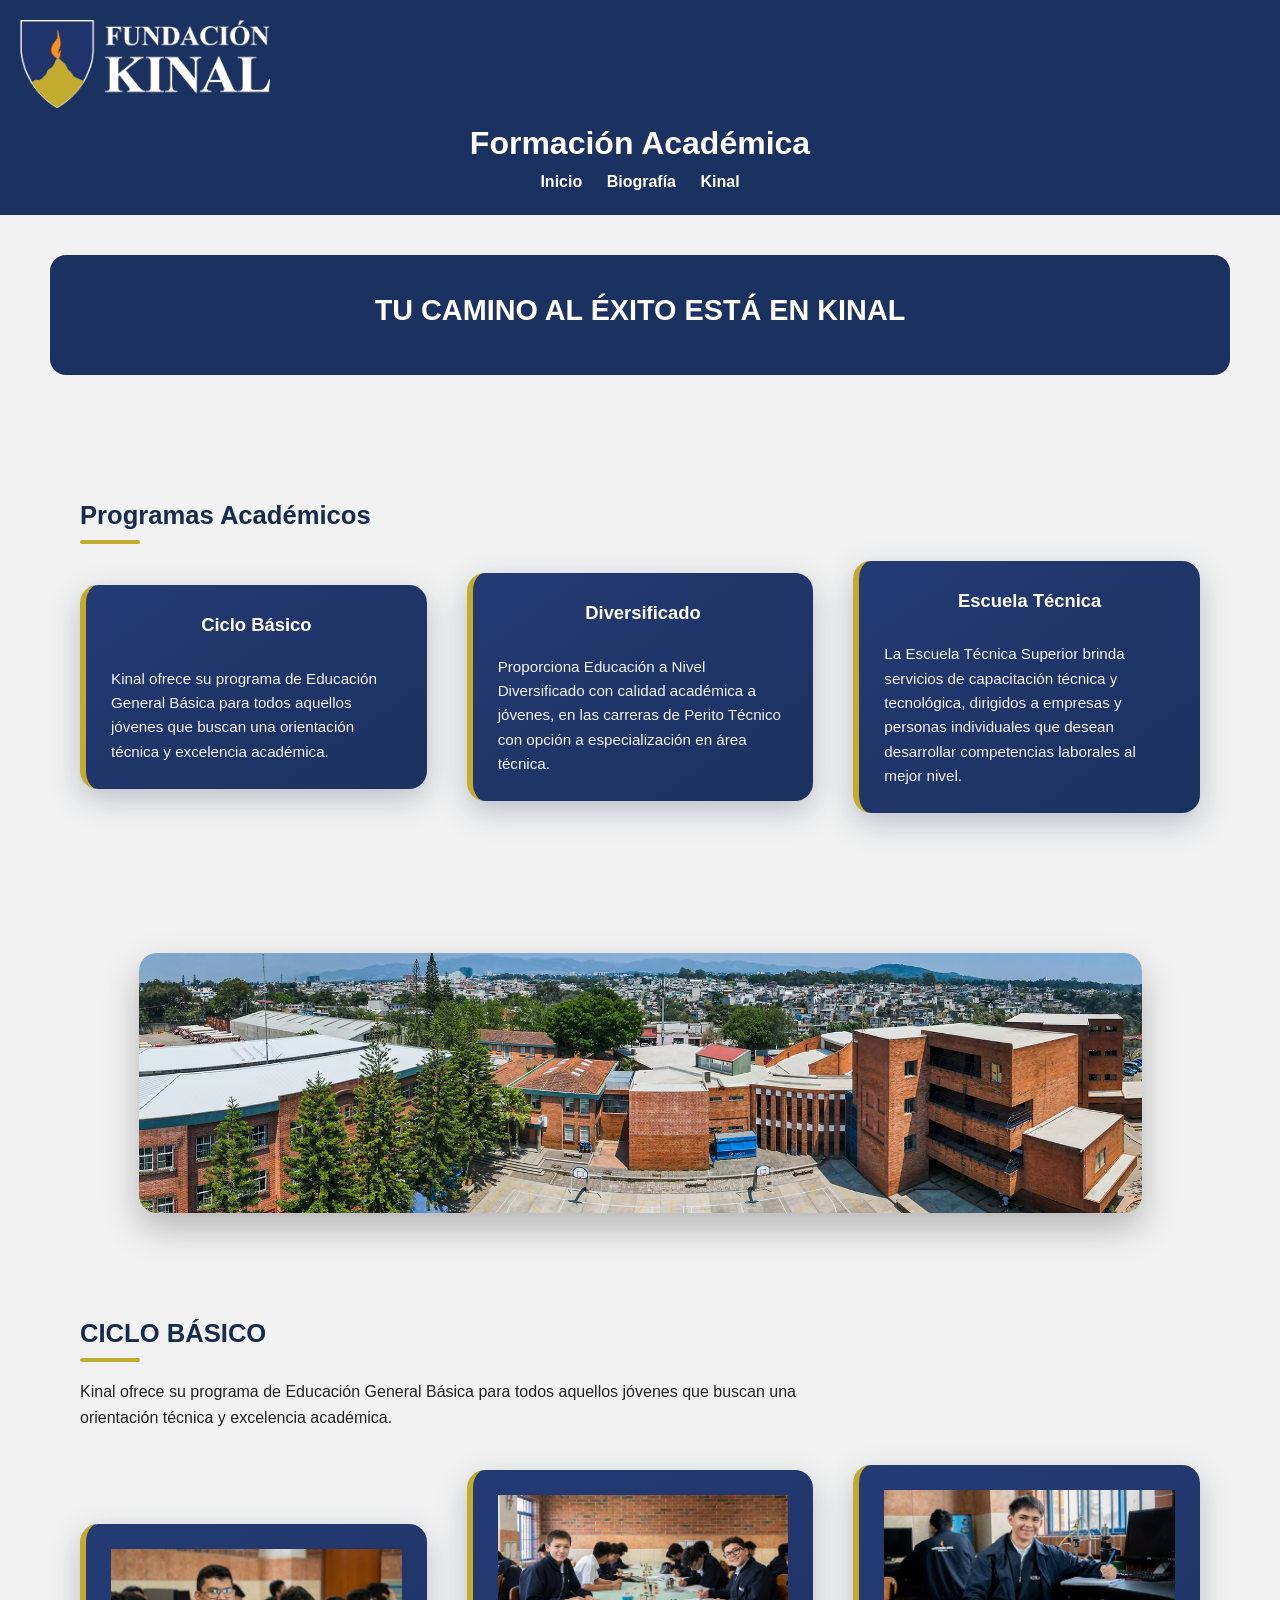
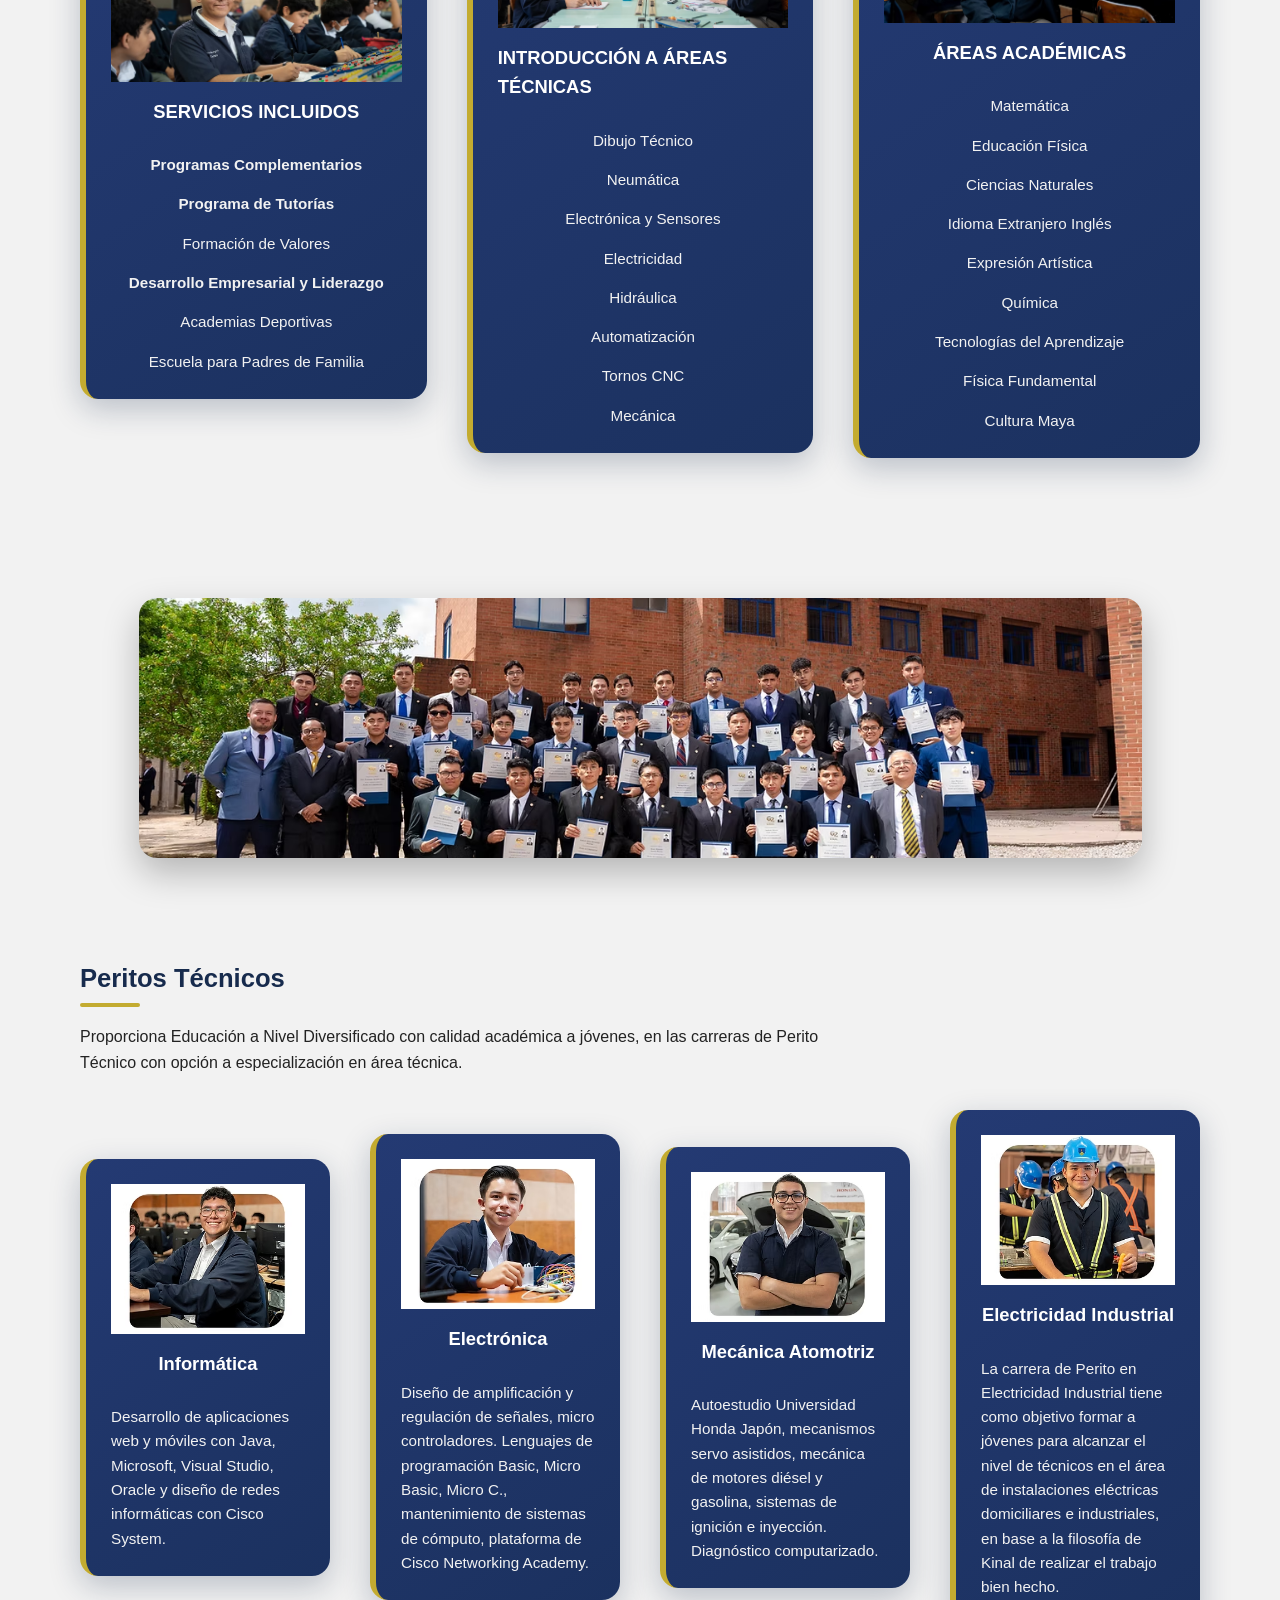
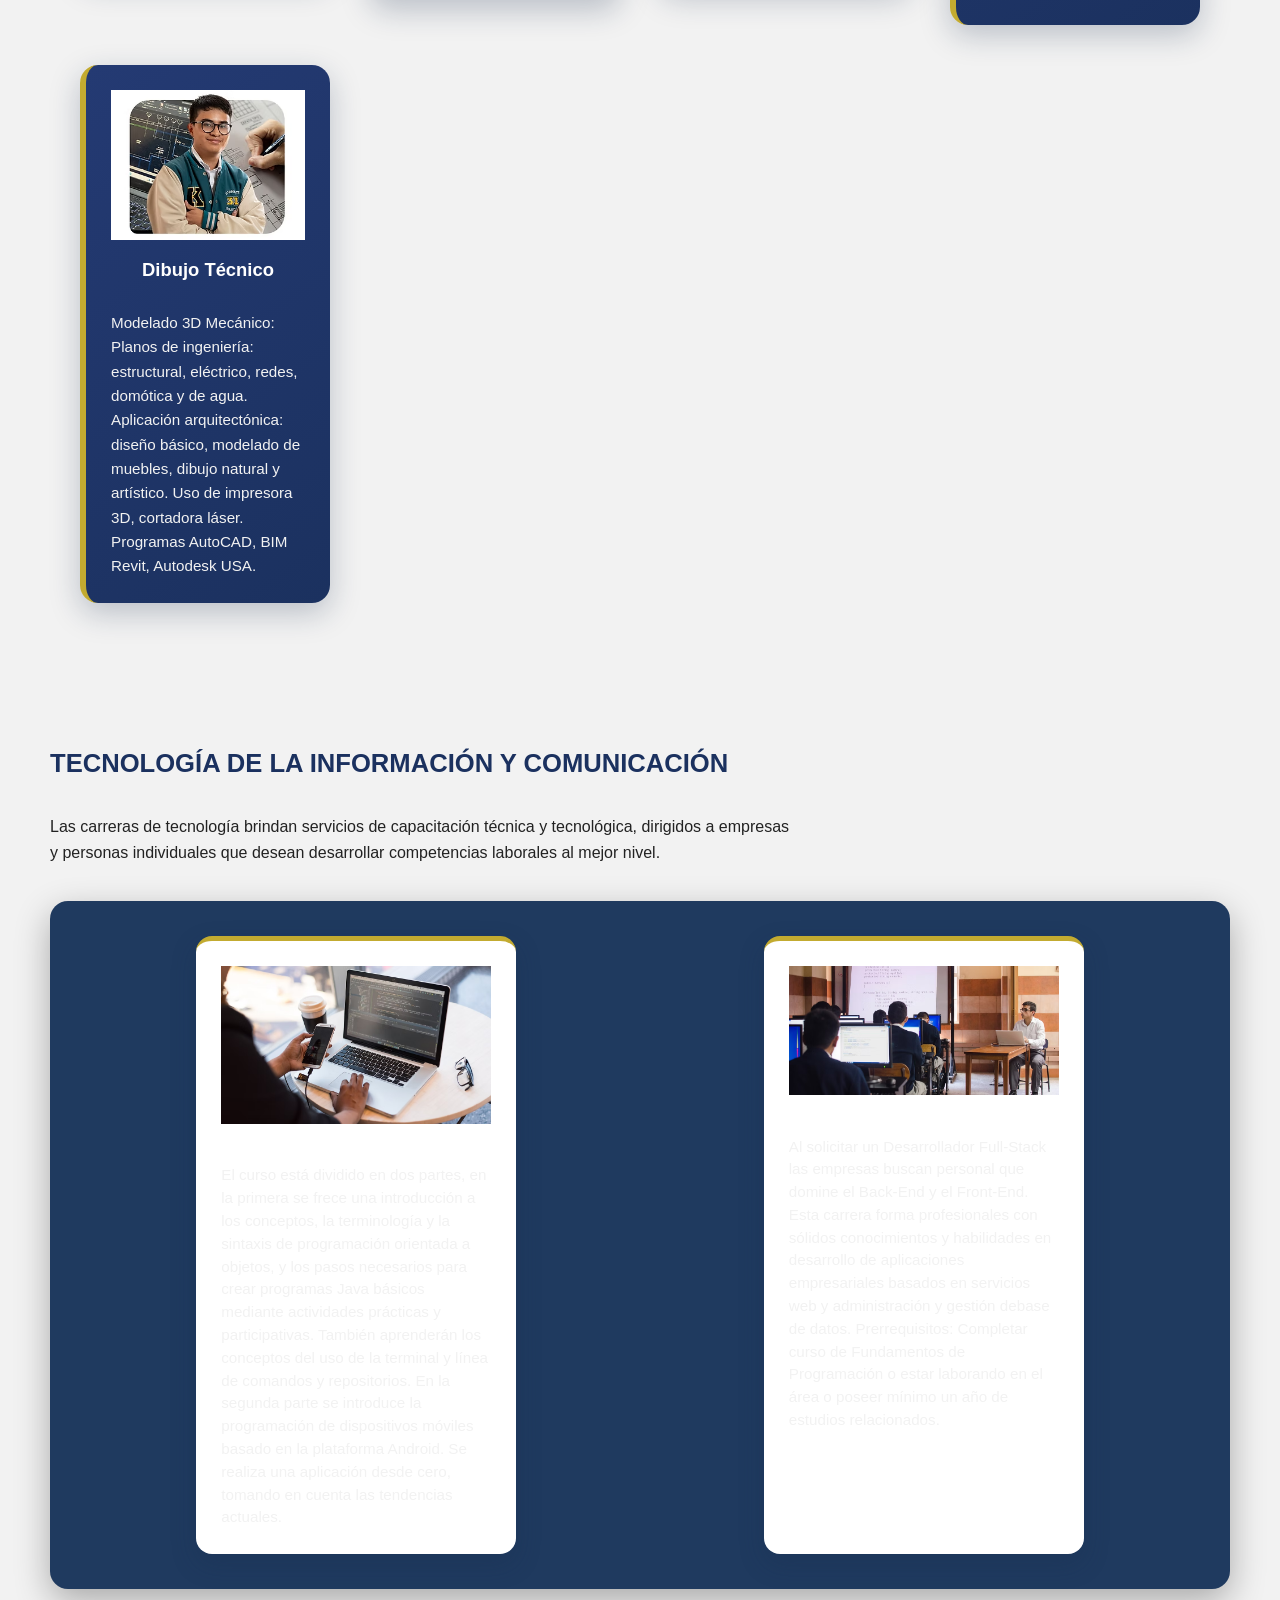
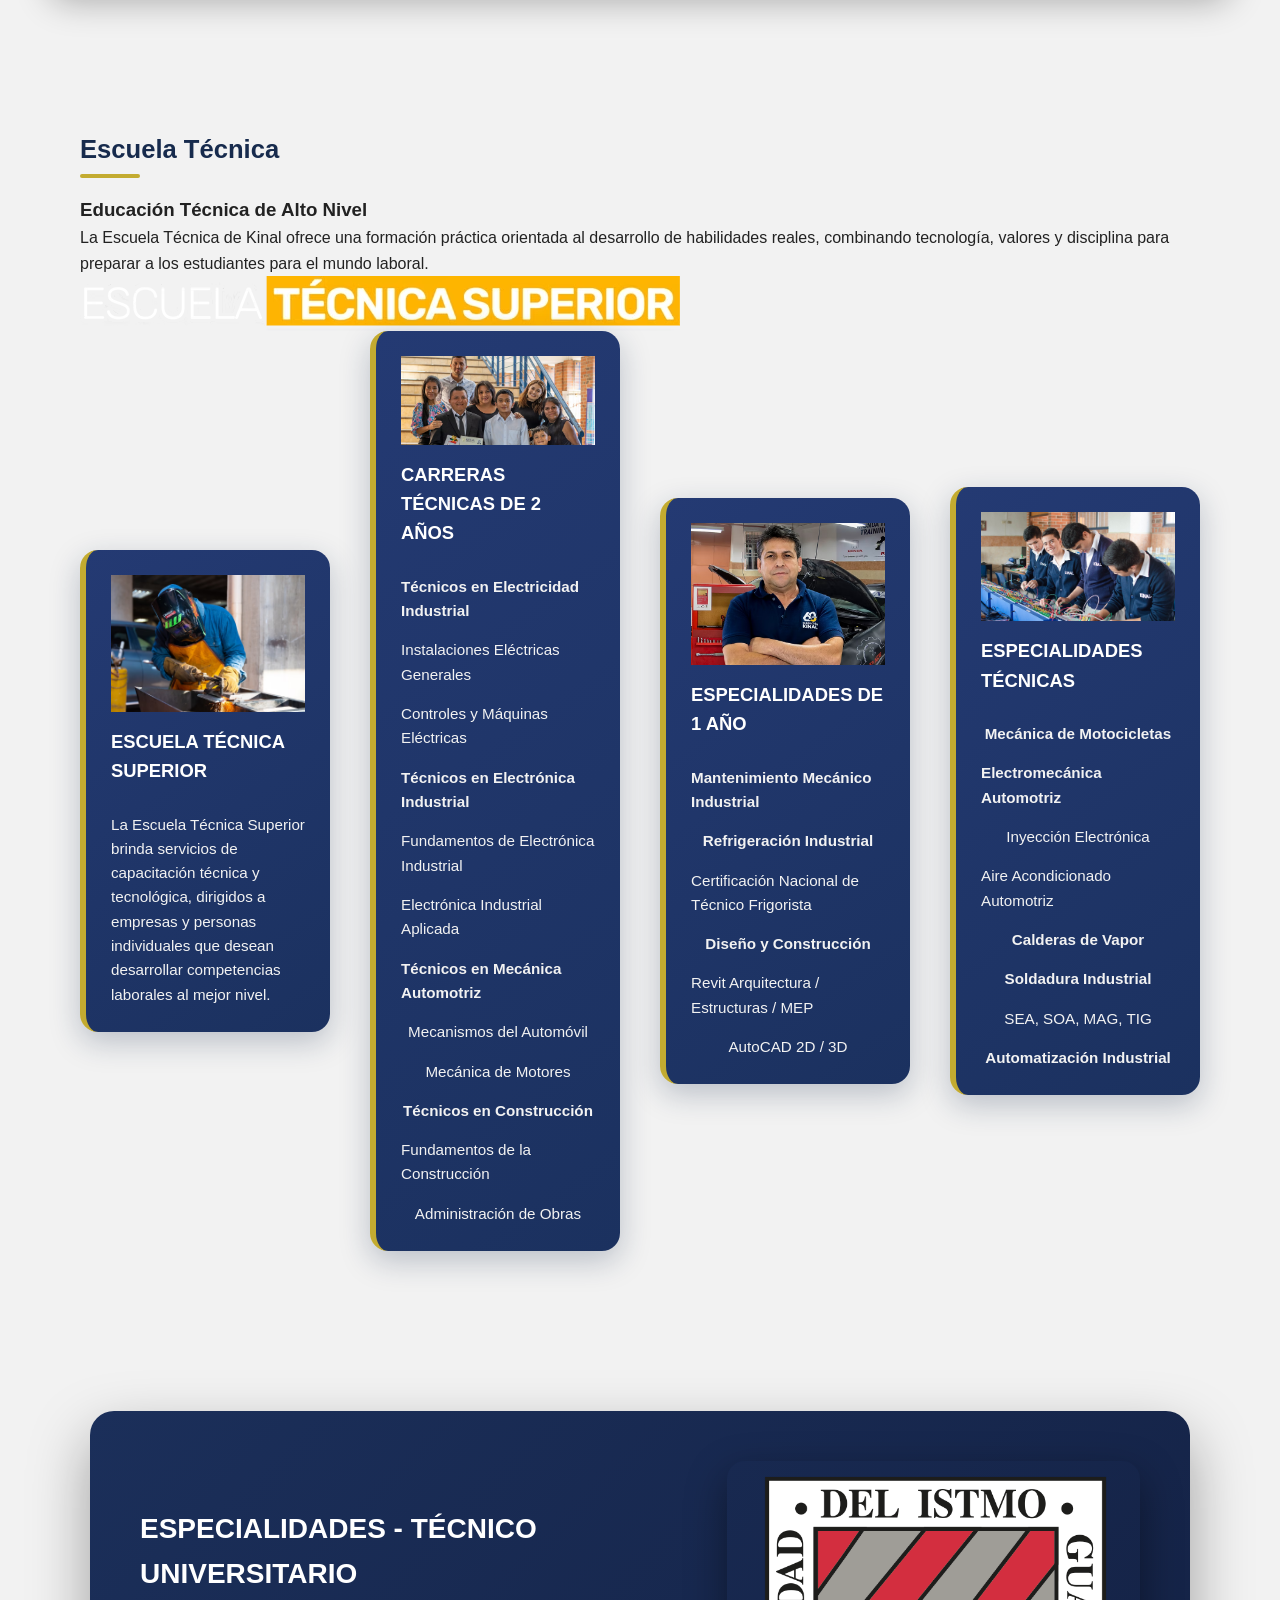
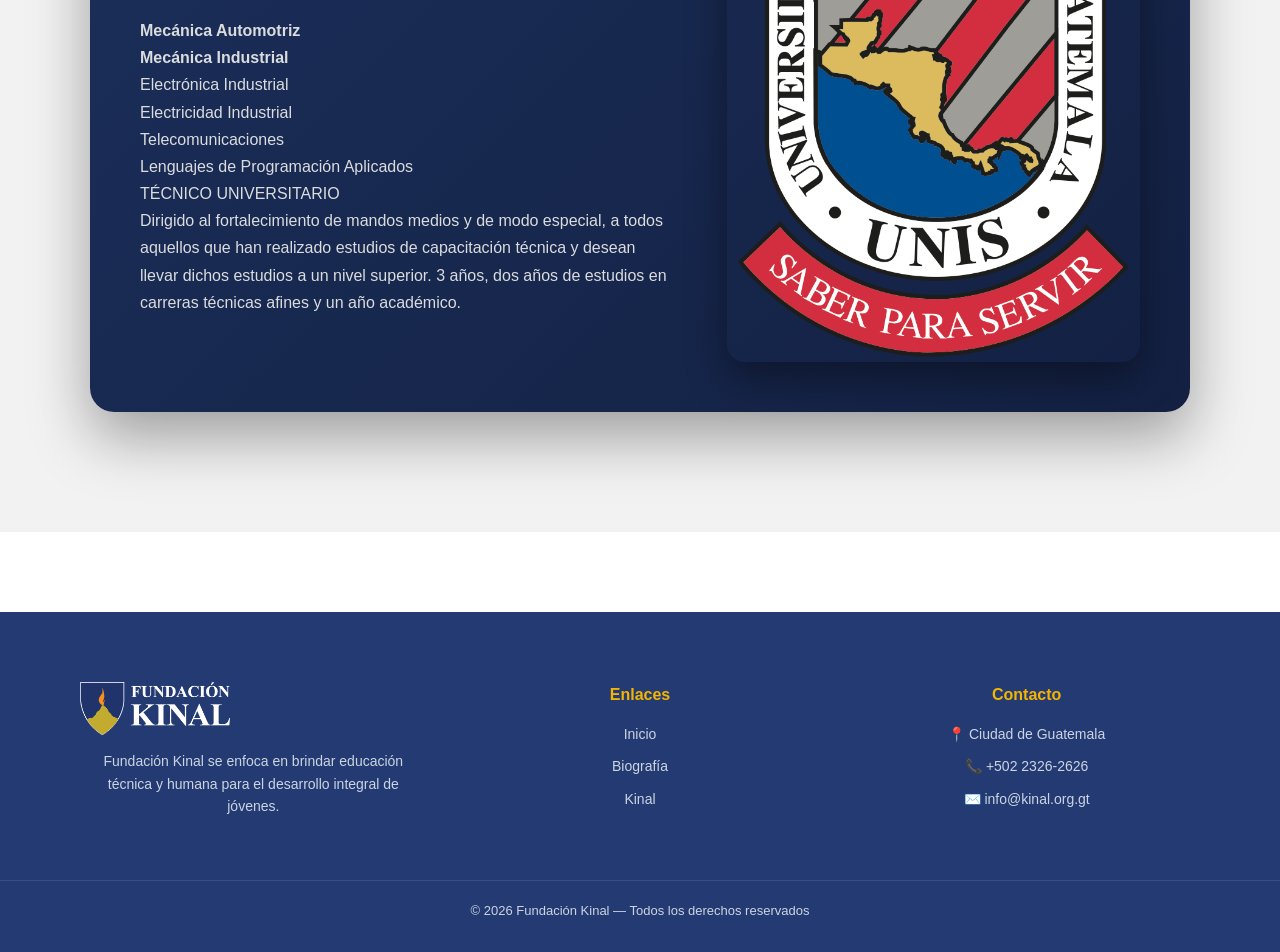
<file: VentanasKinal/cicloBasicoDiverTecnica.html>
<!DOCTYPE html>
<html lang="es">
<head>
    <meta charset="UTF-8">
    <meta name="viewport" content="width=device-width, initial-scale=1.0">
    <title>Formación Académica | Kinal</title>
    <link rel="stylesheet" href="../css/estilos.css">
</head>

<body>

    <!-- HEADER -->
    <header class="main-header">

        <div class="header-brand">
            <img src="../img/Kinal2.png" alt="Fundación Kinal" class="logo">
            <h1>Formación Académica</h1>
        </div>

        <nav class="main-nav">
            <a href="../index.html">Inicio</a>
            <a href="../biografíaPersonal.html">Biografía</a>
            <a href="../paginaKinal.html">Kinal</a>
        </nav>

    </header>


    <main class="spotify-main">

        
        <section class="spotify-header">
            <h1>TU CAMINO AL ÉXITO ESTÁ EN KINAL</h1>
        </section>

        
        <section class="spotify-section">
            <h2>Programas Académicos</h2>

            <div class="spotify-cards">

                <article class="spotify-card">
                    <h3>Ciclo Básico</h3>
                    <p>
                        Kinal ofrece su programa de Educación General Básica para todos aquellos jóvenes que buscan 
                        una orientación técnica y excelencia académica.
                    </p>
                </article>

                <article class="spotify-card">
                    <h3>Diversificado</h3>
                    <p>
                        Proporciona Educación a Nivel Diversificado con calidad académica a jóvenes, 
                        en las carreras de Perito Técnico con opción a especialización en área técnica.
                    </p>
                </article>

                <article class="spotify-card">
                    <h3>Escuela Técnica</h3>
                    <p>
                        La Escuela Técnica Superior brinda servicios de capacitación técnica y tecnológica, 
                        dirigidos a empresas y personas individuales que desean desarrollar competencias laborales al
                        mejor nivel.
                    </p>
                </article>

            </div>
        </section>

    
        <section class="kinal-banner">
            <img src="../img/Kinal3.png" alt="Educación Kinal">
        </section>

        
        <section class="spotify-section">

    <h2>CICLO BÁSICO</h2>
    <p style="max-width: 750px; margin-bottom: 35px;">
        Kinal ofrece su programa de Educación General Básica para todos aquellos jóvenes que buscan una orientación 
        técnica y excelencia académica.
    </p>

    <div class="spotify-cards">

        <article class="spotify-card">
            <img src="../img/Alumnos2.avif" alt="Perito 1">
            <h3>SERVICIOS INCLUIDOS</h3>
            <p><strong>Programas Complementarios</strong></p>
            <p><strong>Programa de Tutorías</strong></p>
            <p>Formación de Valores</p>
            <p><strong>Desarrollo Empresarial y Liderazgo</strong></p>
            <p>Academias Deportivas</p>
            <p>Escuela para Padres de Familia</p>
        </article>

        <article class="spotify-card">
            <img src="../img/TallerPlasticas.avif" alt="Perito 2">
            <h3>INTRODUCCIÓN A ÁREAS TÉCNICAS</h3>
            <p>Dibujo Técnico</p>
            <p>Neumática</p>
            <p>Electrónica y Sensores</p>
            <p>Electricidad</p>
            <p>Hidráulica</p>
            <p>Automatización</p>
            <p>Tornos CNC</p>
            <p>Mecánica</p>
        </article>

        <article class="spotify-card">
            <img src="../img/Indus.avif" alt="Perito 3">
            <h3>ÁREAS ACADÉMICAS</h3>
            <p>Matemática</p>
            <p>Educación Física</p>
            <p>Ciencias Naturales</p>
            <p>Idioma Extranjero Inglés</p>
            <p>Expresión Artística</p>
            <p>Química</p>
            <p>Tecnologías del Aprendizaje</p>
            <p>Física Fundamental</p>
            <p>Cultura Maya</p>
        </article>

    </div>

</section>

        
<section class="kinal-banner">
    <img src="../img/Diver.avif" alt="Educación Técnica Kinal">
</section>


<section class="spotify-section">

    <h2>Peritos Técnicos</h2>
    <p style="max-width: 750px; margin-bottom: 35px;">
        Proporciona Educación a Nivel Diversificado con calidad académica a jóvenes, 
        en las carreras de Perito Técnico con opción a especialización en área técnica.
    </p>

    <div class="spotify-cards">

        <article class="spotify-card">
            <img src="../img/INFORMÁTICA.avif" alt="Perito 1">
            <h3>Informática</h3>
            <p>Desarrollo de aplicaciones web y móviles con Java, Microsoft, Visual Studio, Oracle y 
                diseño de redes informáticas con Cisco System.</p>
        </article>

        <article class="spotify-card">
            <img src="../img/ELECTRONICA.avif" alt="Perito 2">
            <h3>Electrónica</h3>
            <p>Diseño de amplificación y regulación de señales, micro controladores. 
                Lenguajes de programación Basic, Micro Basic, Micro C., mantenimiento de sistemas de cómputo, 
                plataforma de Cisco Networking Academy.</p>
        </article>

        <article class="spotify-card">
            <img src="../img/Mecánica.avif" alt="Perito 3">
            <h3>Mecánica Atomotriz</h3>
            <p>Autoestudio Universidad Honda Japón, mecanismos servo asistidos, mecánica de motores diésel y gasolina, 
                sistemas de ignición e inyección. Diagnóstico computarizado.</p>
        </article>

        <article class="spotify-card">
            <img src="../img/ELECTRICIDAD.avif" alt="Perito 4">
            <h3>Electricidad Industrial</h3>
            <p>
                La carrera de Perito en Electricidad Industrial tiene como objetivo formar a jóvenes para
                alcanzar el nivel de técnicos en el área de instalaciones eléctricas domiciliares e
                industriales, en base a la filosofía de Kinal de realizar el trabajo bien hecho.</p>
        </article>

        <article class="spotify-card">
            <img src="../img/DIBUJO.avif" alt="Perito 5">
            <h3>Dibujo Técnico</h3>
            <p>Modelado 3D Mecánico: Planos de ingeniería: estructural, eléctrico, redes, domótica y de agua. 
                Aplicación arquitectónica: diseño básico, modelado de muebles, dibujo natural y artístico. 
                Uso de impresora 3D, cortadora láser. Programas AutoCAD, BIM Revit, Autodesk USA.</p>
        </article>

    </div>

</section>


<section class="info-extra">

    <h2>TECNOLOGÍA DE LA INFORMACIÓN Y COMUNICACIÓN</h2>
    <p style="max-width: 750px; margin-bottom: 35px;">
        Las carreras de tecnología brindan servicios de capacitación técnica y tecnológica, dirigidos a empresas y 
        personas individuales que desean desarrollar competencias laborales al mejor nivel.
    </p>


    <div class="info-card">

        <div class="info-item">
            <img src="../img/Desarrollo.avif" alt="Tecnología 1">
            <h3>Desarrollo de Software</h3>
            <p>
                El curso está dividido en dos partes, en la primera se  frece una introducción a los conceptos, la terminología y la sintaxis de programación orientada a objetos, y los pasos necesarios para crear programas Java básicos mediante actividades prácticas y participativas.
                También aprenderán los conceptos del uso de la terminal y línea de comandos y repositorios. En la segunda parte se introduce la programación de dispositivos
                móviles basado en la plataforma Android. Se realiza una aplicación desde cero, tomando en cuenta las tendencias
                actuales.
            </p>
        </div>

        <div class="info-item">
            <img src="../img/Tecnicas.avif" alt="Tecnología 2">
            <h3>Redes y Sistemas</h3>
            <p>
                Al solicitar un Desarrollador Full-Stack las empresas buscan personal que domine el Back-End y el Front-End. 
                Esta carrera forma profesionales con sólidos conocimientos y habilidades en desarrollo de aplicaciones empresariales
                basados en servicios web y administración y gestión debase de datos.
                Prerrequisitos: Completar curso de Fundamentos de Programación o estar laborando en el área o poseer mínimo un año de estudios relacionados.
            </p>
        </div>

    </div>

</section>


<section class="spotify-section">

    <h2>Escuela Técnica</h2>

    <!-- BLOQUE TEXTO + IMAGEN -->
    <div class="spotify-highlight">

        <div class="highlight-text">
            <h3>Educación Técnica de Alto Nivel</h3>
            <p>
                La Escuela Técnica de Kinal ofrece una formación práctica
                orientada al desarrollo de habilidades reales, combinando
                tecnología, valores y disciplina para preparar a los
                estudiantes para el mundo laboral.
            </p>
        </div>

        <div class="highlight-image">
            <img src="../img/Escuela Técnica 2.avif" alt="Escuela Técnica Kinal">
        </div>

    </div>


    <div class="spotify-cards">

        <article class="spotify-card">
            <img src="../img/Especialidad.avif" alt="Formación práctica">
            <h3>ESCUELA TÉCNICA SUPERIOR</h3>
            <p>
                La Escuela Técnica Superior brinda servicios de capacitación técnica y tecnológica, 
                dirigidos a empresas y personas individuales que desean desarrollar competencias 
                laborales al mejor nivel.
            </p>
        </article>

        <article class="spotify-card">
            <img src="../img/Superior.avif" alt="Valores y disciplina">

            <h3>CARRERAS TÉCNICAS DE 2 AÑOS</h3>

            <p><strong>Técnicos en Electricidad Industrial</strong></p>
            <p>Instalaciones Eléctricas Generales</p>
            <p>Controles y Máquinas Eléctricas</p>

            <p><strong>Técnicos en Electrónica Industrial</strong></p>
            <p>Fundamentos de Electrónica Industrial</p>
            <p>Electrónica Industrial Aplicada</p>

            <p><strong>Técnicos en Mecánica Automotriz</strong></p>
            <p>Mecanismos del Automóvil</p>
            <p>Mecánica de Motores</p>

            <p><strong>Técnicos en Construcción</strong></p>
            <p>Fundamentos de la Construcción</p>
            <p>Administración de Obras</p>
        </article>


        <article class="spotify-card">
            <img src="../img/Kinal2026.avif" alt="Proyección laboral">
            <h3>ESPECIALIDADES DE 1 AÑO</h3>
            <p><strong>Mantenimiento Mecánico Industrial</strong></p>
            <p><strong>Refrigeración Industrial</strong></p>
            <p>Certificación Nacional de Técnico Frigorista</p>

            <p><strong>Diseño y Construcción</strong></p>
            <p>Revit Arquitectura / Estructuras / MEP</p>
            <p>AutoCAD 2D / 3D</p>
        </article>

        <article class="spotify-card">
            <img src="../img/Ciclo Basicos.jpg" alt="Talleres especializados">
            <h3>ESPECIALIDADES TÉCNICAS</h3>
            <p><strong>Mecánica de Motocicletas</strong></p>
            <p><strong>Electromecánica Automotriz</strong></p>
            <p>Inyección Electrónica</p>
            <p>Aire Acondicionado Automotriz</p>

            <p><strong>Calderas de Vapor</strong></p>

            <p><strong>Soldadura Industrial</strong></p>
            <p>SEA, SOA, MAG, TIG</p>

            <p><strong>Automatización Industrial</strong></p>
        </article>

    </div>

</section>

    <section class="info-doble">

    <div class="info-doble-contenido">

        
        <div class="info-texto">
            <h2>ESPECIALIDADES - TÉCNICO UNIVERSITARIO</h2>
            <p><strong>Mecánica Automotriz</strong></p>
            <p><strong>Mecánica Industrial</strong></p>
            <p>Electrónica Industrial</p>
            <p>Electricidad Industrial</p>
            <p>Telecomunicaciones</p>
            <p>Lenguajes de Programación Aplicados</p>
            <p>TÉCNICO UNIVERSITARIO</p>
            <p>
            Dirigido al fortalecimiento de mandos medios y de modo especial, a todos aquellos que han realizado estudios de 
            capacitación técnica y desean llevar dichos estudios a un nivel superior.
            3 años, dos años de estudios en carreras técnicas afines y un año académico.</p>
        </div>

        
        <div class="info-imagen">
            <img src="../img/Escudo-UNIS.png" alt="Formación Técnica Kinal">
        </div>

    </div>

</section>


    </main>


    <footer class="kinal-footer">

        <div class="footer-container">

            <div class="footer-brand">
                <img src="../img/Kinal2.png" alt="Fundación Kinal">
                <p>
                    Fundación Kinal se enfoca en brindar educación técnica y humana
                    para el desarrollo integral de jóvenes.
                </p>
            </div>

            <div class="footer-links">
                <h4>Enlaces</h4>
                <a href="../index.html">Inicio</a>
                <a href="../biografíaPersonal.html">Biografía</a>
                <a href="../paginaKinal.html">Kinal</a>
            </div>

            <div class="footer-contact">
                <h4>Contacto</h4>
                <p>📍 Ciudad de Guatemala</p>
                <p>📞 +502 2326-2626</p>
                <p>✉️ info@kinal.org.gt</p>
            </div>

        </div>

        <div class="footer-bottom">
            <p>© 2026 Fundación Kinal — Todos los derechos reservados</p>
        </div>

    </footer>

</body>
</html>
</file>
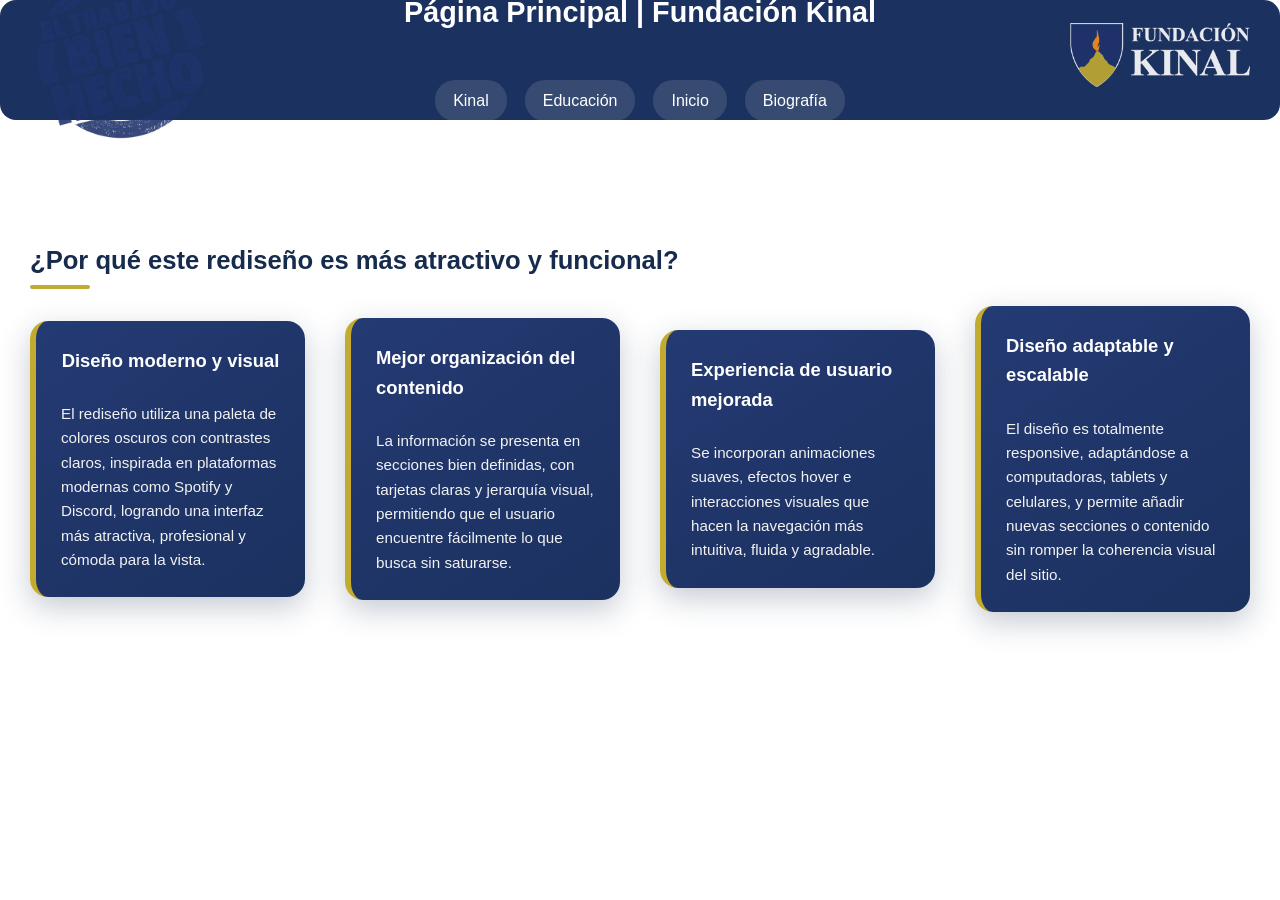
<file: VentanasKinal/opinionSobreLaPagina.html>
<!DOCTYPE html>
<html lang="es">
<head>
    <meta charset="UTF-8">
    <meta name="viewport" content="width=device-width, initial-scale=1.0">
    <title>Justificación del Rediseño</title>

    
    <link rel="stylesheet" href="../css/estilos.css">
</head>

<body class="pagina-animada">

    <header class="spotify-header">
                <img src="../img/El Trabajo Bien Hecho.avif" alt="Imagen izquierda" class="header-img left">

                <h1>Página Principal | Fundación Kinal</h1>

                <div class="hero-links">
            <a href="../paginaKinal.html">Kinal</a>
            <a href="../VentanasKinal/cicloBasicoDiverTecnica.html">Educación</a>
            <a href="../index.html">Inicio</a>
            <a href="../biografíaPersonal.html">Biografía</a>
        </div>

                <img src="../img/Kinal2.png" alt="Imagen derecha" class="header-img right">
    </header>

    
    <section class="spotify-section entrada-arriba">

        <h2>¿Por qué este rediseño es más atractivo y funcional?</h2>

        <div class="spotify-cards">

            <article class="spotify-card">
                <h3>Diseño moderno y visual</h3>
                <p>
                    El rediseño utiliza una paleta de colores oscuros con contrastes
                    claros, inspirada en plataformas modernas como Spotify y Discord,
                    logrando una interfaz más atractiva, profesional y cómoda para la vista.
                </p>
            </article>

            <article class="spotify-card">
                <h3>Mejor organización del contenido</h3>
                <p>
                    La información se presenta en secciones bien definidas, con tarjetas
                    claras y jerarquía visual, permitiendo que el usuario encuentre
                    fácilmente lo que busca sin saturarse.
                </p>
            </article>

            <article class="spotify-card">
                <h3>Experiencia de usuario mejorada</h3>
                <p>
                    Se incorporan animaciones suaves, efectos hover e interacciones
                    visuales que hacen la navegación más intuitiva, fluida y agradable.
                </p>
            </article>

            <article class="spotify-card">
                <h3>Diseño adaptable y escalable</h3>
                <p>
                    El diseño es totalmente responsive, adaptándose a computadoras,
                    tablets y celulares, y permite añadir nuevas secciones o contenido
                    sin romper la coherencia visual del sitio.
                </p>
            </article>

        </div>

    </section>

</body>
</html>
</file>
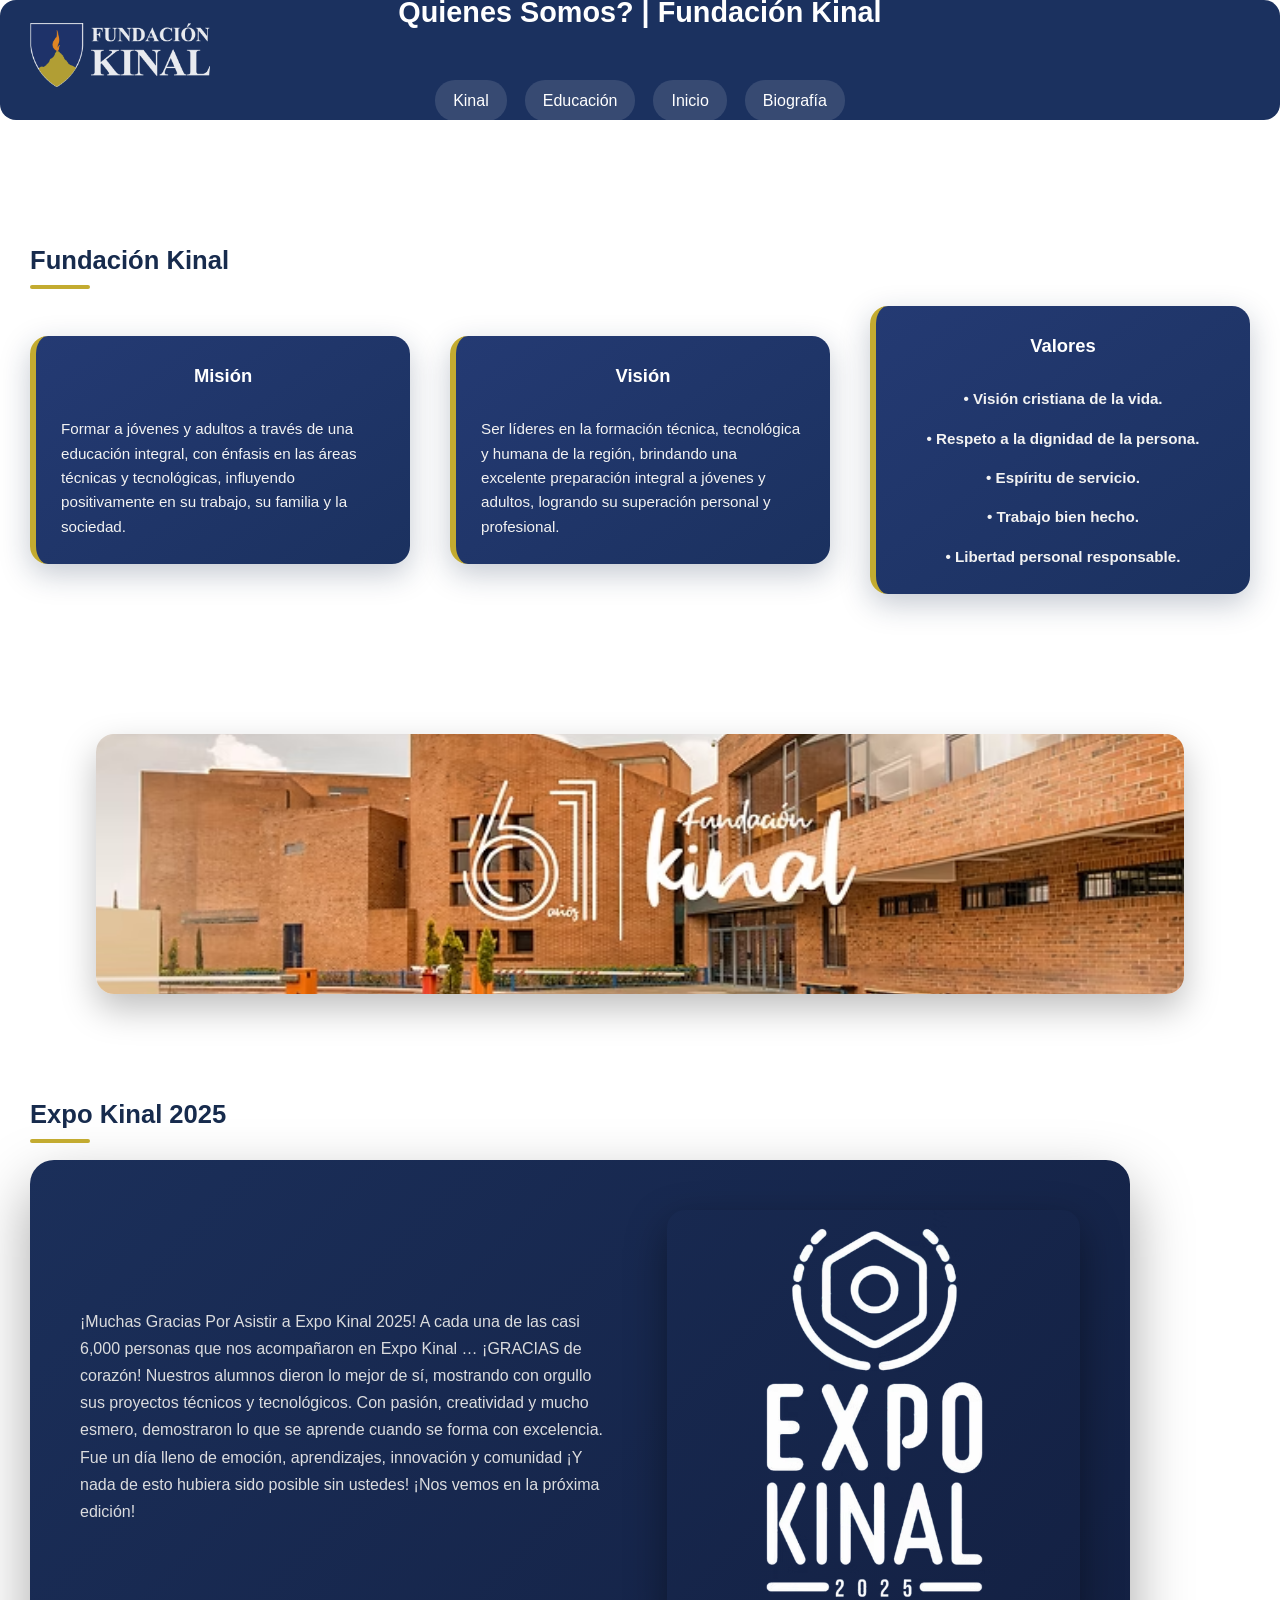
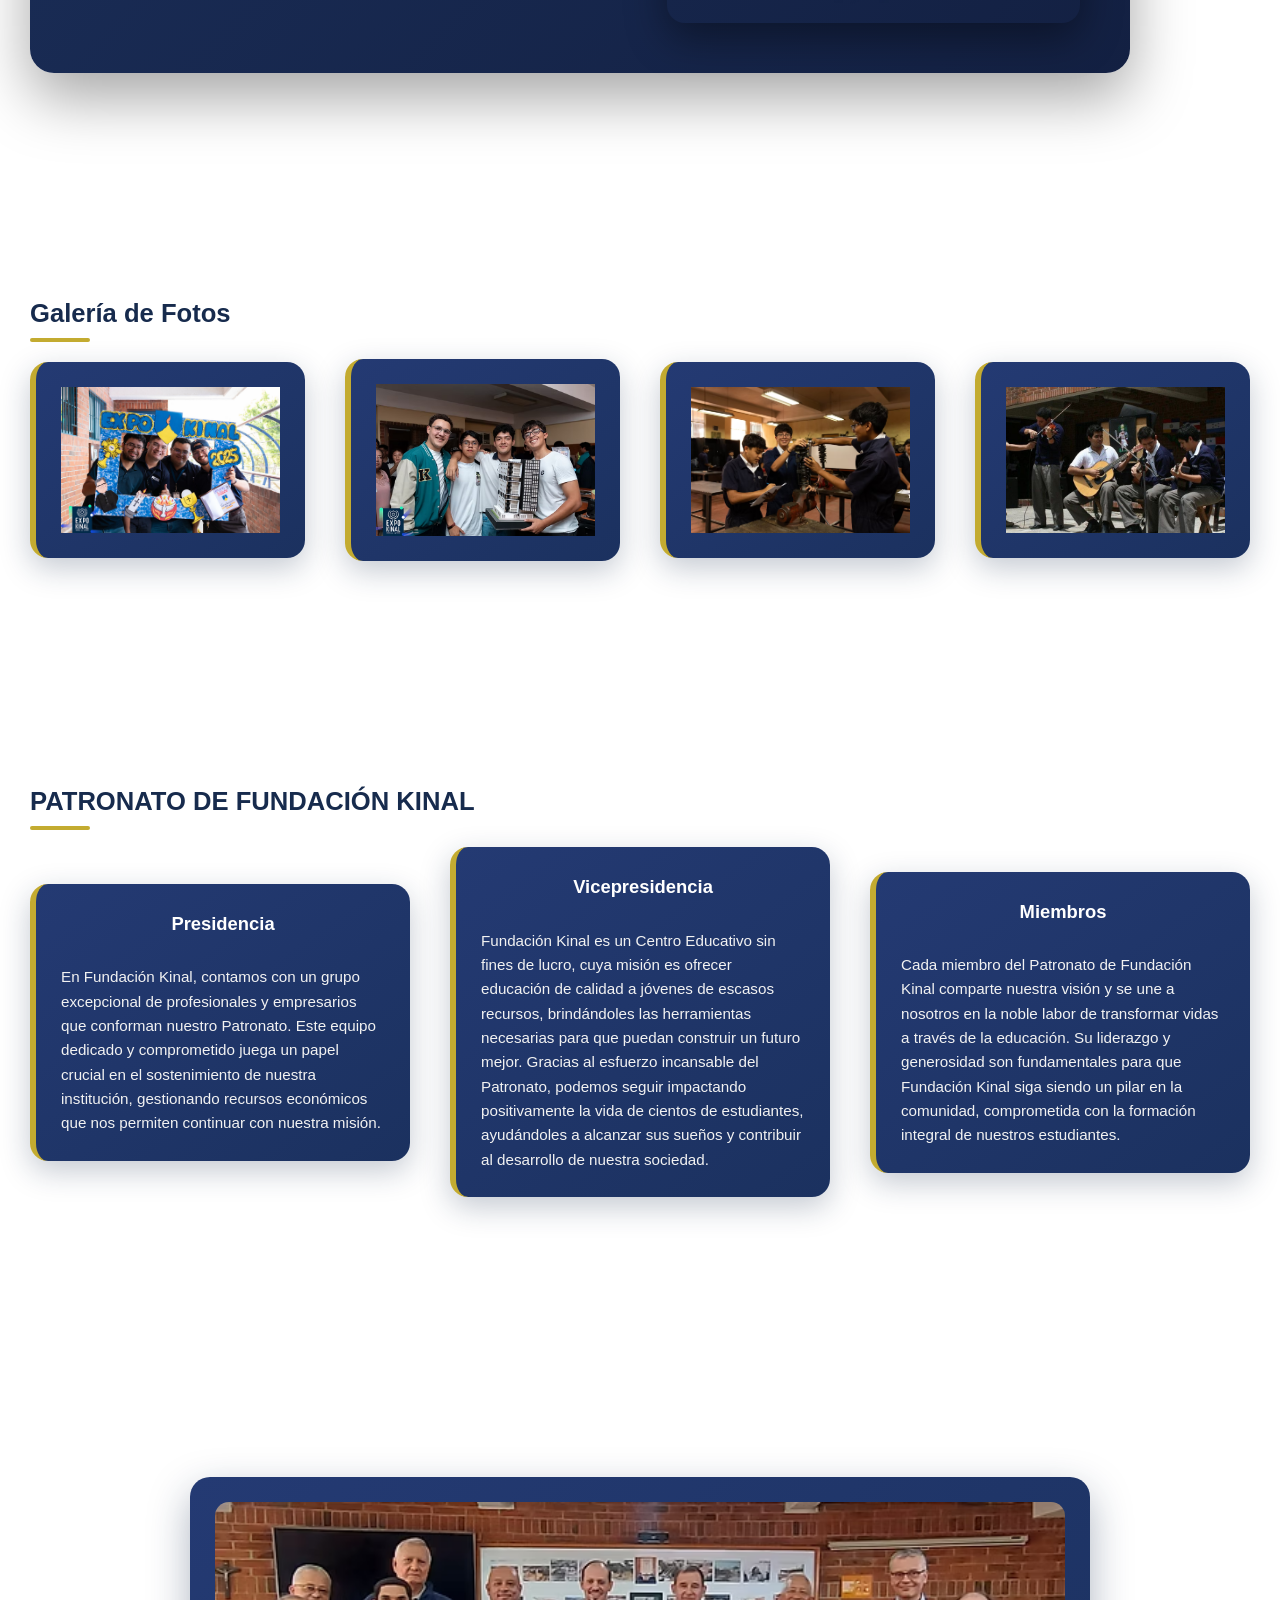
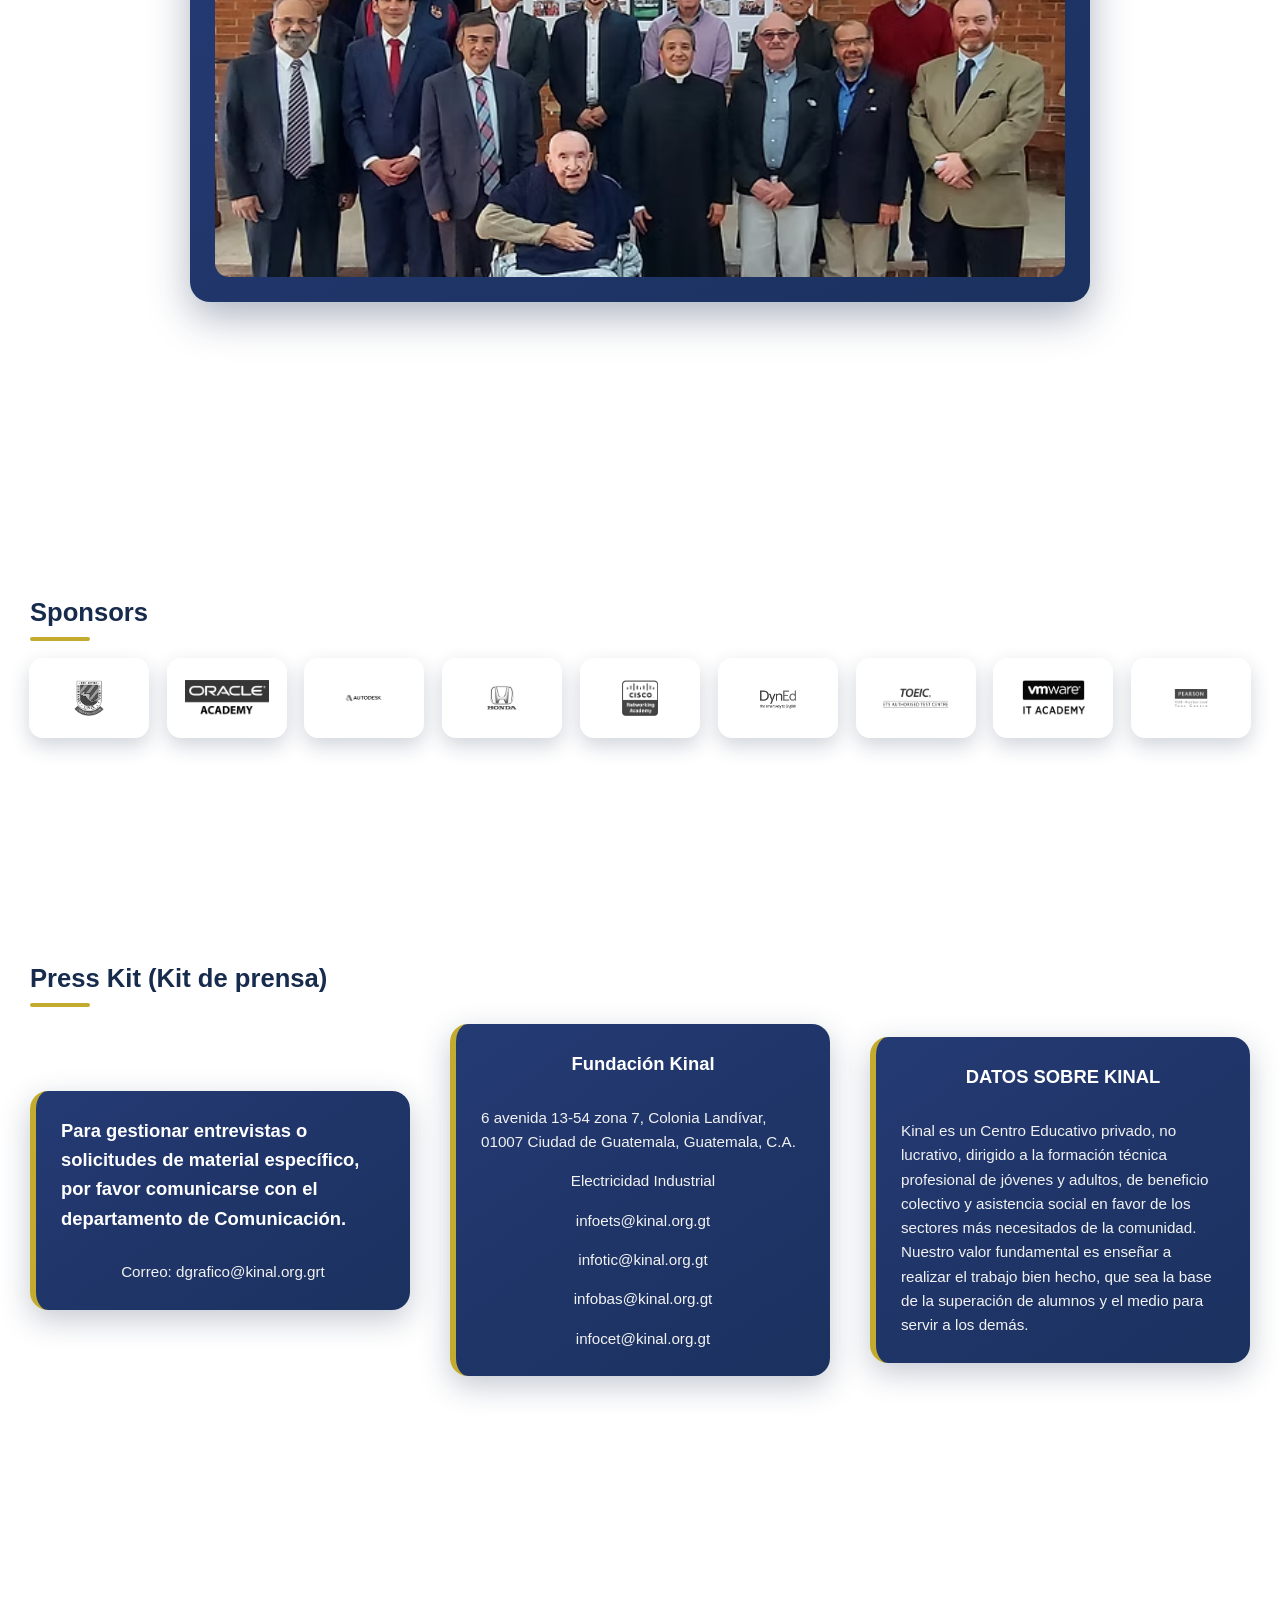
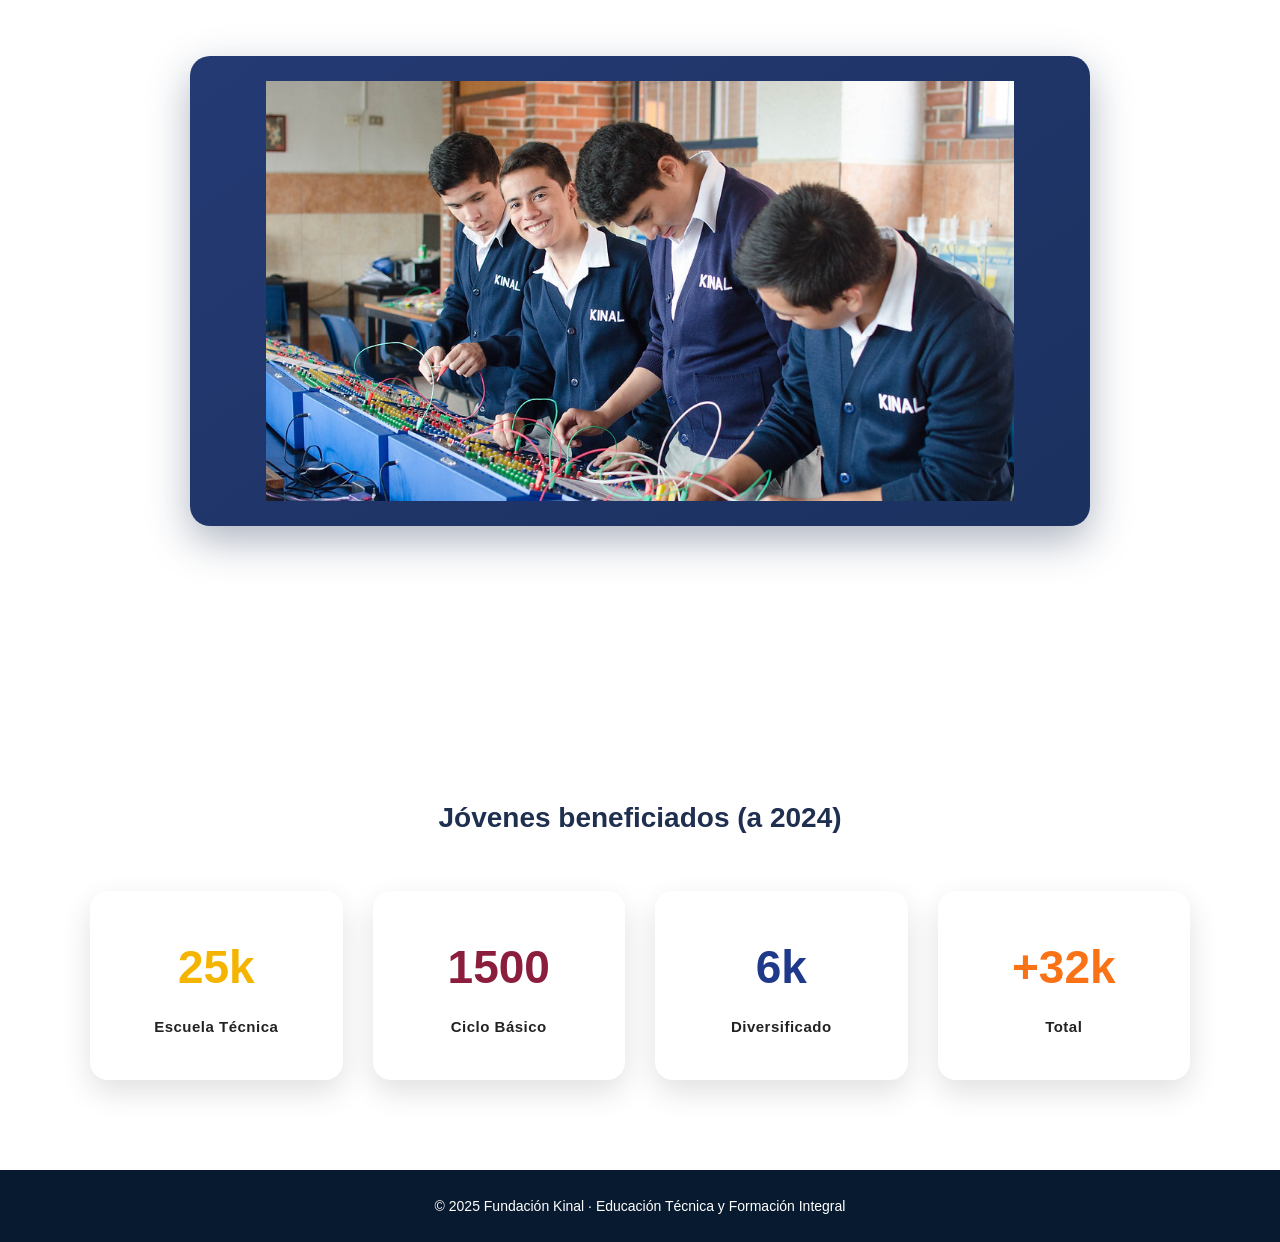
<file: VentanasKinal/quienesSomosKinal.html>
<!DOCTYPE html>
<html lang="es">
<head>
    <meta charset="UTF-8">
    <title>¿Quiénes Somos? | Kinal</title>
    <meta name="viewport" content="width=device-width, initial-scale=1.0">
    <link rel="stylesheet" href="../css/estilos.css">
</head>

<body class="pagina-animada">

    
    <header class="spotify-header">
                <img src="../img/Kinal2.png" alt="Imagen izquierda" class="header-img left">

                <h1>Quienes Somos? | Fundación Kinal</h1>
                <div class="hero-links">
                <a href="../paginaKinal.html">Kinal</a>
                <a href="../VentanasKinal/cicloBasicoDiverTecnica.html">Educación</a>
                <a href="../index.html">Inicio</a>
                <a href="../biografíaPersonal.html">Biografía</a>
                </div>
    </header>


    
    <section class="spotify-section">
        <h2>Fundación Kinal</h2>
        

        <div class="spotify-cards">
            <article class="spotify-card">
                <h3>Misión</h3>
                <p>
                    Formar a jóvenes y adultos a
                    través de una educación integral, con énfasis en las áreas técnicas y tecnológicas, 
                    influyendo positivamente en su trabajo, su familia y la sociedad.
                </p>
            </article>

            <article class="spotify-card">
                <h3>Visión</h3>
                <p>
                    Ser líderes en la formación técnica, tecnológica y humana
                    de la región, brindando una excelente preparación integral a jóvenes y adultos, 
                    logrando su superación personal y profesional.
                </p>
            </article>

            <article class="spotify-card">
                <h3>Valores</h3>
                <p><strong>• Visión cristiana de la vida.</strong></p>
                <p><strong>• Respeto a la dignidad de la persona.</strong></p>
                <p><strong>• Espíritu de servicio.</strong></p>
                <p><strong>• Trabajo bien hecho.</strong></p>
                <p><strong>• Libertad personal responsable.</strong></p>
            </article>
        </div>
    </section>

    <section class="kinal-banner">
                <img src="../img//61.avif" alt="El Trabajo Bien Hecho">
    </section>

    <section class="spotify-section expo-kinal">
        <h2>Expo Kinal 2025</h2>

        <div class="info-doble-contenido">
            <div class="info-texto">
                <p>
                ¡Muchas Gracias Por Asistir a Expo Kinal 2025!
                A cada una de las casi 6,000 personas que nos acompañaron en Expo Kinal … ¡GRACIAS de corazón!
                Nuestros alumnos dieron lo mejor de sí,  mostrando con orgullo sus proyectos técnicos y tecnológicos.
                Con pasión, creatividad y mucho esmero, demostraron lo que se aprende cuando se forma con excelencia.
                Fue un día lleno de emoción, aprendizajes, innovación y comunidad ¡Y nada de esto hubiera sido posible sin ustedes! 
                ¡Nos vemos en la próxima edición! 
                </p>
            </div>

            <div class="info-imagen">
                <img src="../img/EXPOKINAL2025 (1) (1).avif" alt="Expo Kinal 2025">
            </div>
        </div>
    </section>

    
    <section class="spotify-section galeria-kinal">
        <h2>Galería de Fotos</h2>

        <div class="spotify-cards">
            <article class="spotify-card img-card">
                <img src="../img/ExpoKinal1.jpg" alt="Galería Kinal">
            </article>

            <article class="spotify-card img-card">
                <img src="../img/ExpoKinal2.avif" alt="Galería Kinal">
            </article>

            <article class="spotify-card img-card">
                <img src="../img/ExpoKinal3.avif" alt="Galería Kinal">
            </article>

            <article class="spotify-card img-card">
                <img src="../img/ExpoKinal4.jpg" alt="Galería Kinal">
            </article>
        </div>
    </section>

    
    <section class="spotify-section patronato">
        <h2>PATRONATO DE FUNDACIÓN KINAL</h2>

        <div class="spotify-cards">
            <article class="spotify-card perfil">
                <h3>Presidencia</h3>
                <p>
                    En Fundación Kinal, contamos con un grupo excepcional de profesionales y empresarios que conforman 
                    nuestro Patronato. Este equipo dedicado y comprometido juega un papel crucial en el sostenimiento 
                    de nuestra institución, gestionando recursos económicos que nos permiten continuar con nuestra misión.
                </p>
            </article>

            <article class="spotify-card perfil">
                <h3>Vicepresidencia</h3>
                <p>
                    Fundación Kinal es un Centro Educativo sin fines de lucro, cuya misión es ofrecer educación de calidad 
                    a jóvenes de escasos recursos, brindándoles las herramientas necesarias para que puedan construir un 
                    futuro mejor. Gracias al esfuerzo incansable del Patronato, podemos seguir impactando positivamente la 
                    vida de cientos de estudiantes, ayudándoles a alcanzar sus sueños y contribuir al desarrollo de nuestra 
                    sociedad.
                </p>
            </article>

            <article class="spotify-card perfil">
                <h3>Miembros</h3>
                <p>
                    Cada miembro del Patronato de Fundación Kinal comparte nuestra visión y se une a nosotros en la 
                    noble labor de transformar vidas a través de la educación. Su liderazgo y generosidad son 
                    fundamentales para que Fundación Kinal siga siendo un pilar en la comunidad, comprometida con la 
                    formación integral de nuestros estudiantes.
                </p>
            </article>
        </div>
    </section>

    <section class="spotify-section">

    <div class="cuadro-imagen-centrado">
        <img src="../img/Patronato.avif" alt="Patronato Fundación Kinal">
    </div>

    </section>


    
    <section class="spotify-section sponsors">
        <h2>Sponsors</h2>

        <div class="sponsors-list">
            <a href="#" class="sponsor-card">
                <img src="../img/UNIS.png" alt="Sponsor">
            </a>

            <a href="#" class="sponsor-card">
                <img src="../img/ORACLE.png" alt="Sponsor">
            </a>

            <a href="#" class="sponsor-card">
                <img src="../img/AUTODESK.png" alt="Sponsor">
            </a>

            <a href="#" class="sponsor-card">
                <img src="../img/HONDA.png" alt="Sponsor">
            </a>

            <a href="#" class="sponsor-card">
                <img src="../img/CISCO.png" alt="Sponsor">
            </a>

            <a href="#" class="sponsor-card">
                <img src="../img/DynEd.png" alt="Sponsor">
            </a>

            <a href="#" class="sponsor-card">
                <img src="../img/TOEIC.png" alt="Sponsor">
            </a>

            <a href="#" class="sponsor-card">
                <img src="../img/VMware.png" alt="Sponsor">
            </a>

            <a href="#" class="sponsor-card">
                <img src="../img/Pearson.png" alt="Sponsor">
            </a>
        </div>
    </section>

    
    <section class="spotify-section presskit">
        <h2>Press Kit (Kit de prensa)</h2>

        <div class="spotify-cards">
            <article class="spotify-card">
                <h3>Para gestionar entrevistas o solicitudes de material específico, por favor comunicarse con el 
                    departamento de Comunicación.</h3>
                <p>
                    Correo: dgrafico@kinal.org.grt
                </p>
            </article>

            <article class="spotify-card">
                <h3>Fundación Kinal</h3>
                <p>6 avenida 13-54 zona 7, Colonia Landívar, 01007 Ciudad de Guatemala, Guatemala, C.A.</p>
                <p>Electricidad Industrial</p>
                <p>infoets@kinal.org.gt</p>
                <p>infotic@kinal.org.gt</p>
                <p>infobas@kinal.org.gt</p>
                <p>infocet@kinal.org.gt</p>
            </article>

            <article class="spotify-card">
                <h3>DATOS SOBRE KINAL</h3>
                <p>
                    Kinal es un Centro Educativo privado, no lucrativo, dirigido a la formación técnica profesional de 
                    jóvenes y adultos, de beneficio colectivo y asistencia social en favor de los sectores más necesitados de la comunidad.
                    Nuestro valor fundamental es enseñar a realizar el trabajo bien hecho, que sea la base de la 
                    superación de alumnos y el medio para servir a los demás.
                </p>
            </article>
        </div>
    </section>

    <section class="spotify-section">

    <div class="cuadro-imagen-centrado">
        <img src="../img/Ciclo Basicos.jpg" alt="Patronato Fundación Kinal">
    </div>

    </section>

    <section class="kinal-stats">

    <h2>Jóvenes beneficiados (a 2024)</h2>

    <div class="stats-grid">

        <div class="stat-card amarillo">
            <h3>25k</h3>
            <span>Escuela Técnica</span>
        </div>

        <div class="stat-card vino">
            <h3>1500</h3>
            <span>Ciclo Básico</span>
        </div>

        <div class="stat-card azul">
            <h3>6k</h3>
            <span>Diversificado</span>
        </div>

        <div class="stat-card naranja">
            <h3>+32k</h3>
            <span>Total</span>
        </div>

    </div>

</section>

    
    <footer class="footer-kinal">
        <p>© 2025 Fundación Kinal · Educación Técnica y Formación Integral</p>
    </footer>

</body>
</html>
</file>
<file: css/estilos.css>
* {
    margin: 0;
    padding: 0;
    box-sizing: border-box;
}

body {
    font-family: Arial, sans-serif;
    background-color: #ffffff; 
    color: #222222; 
    line-height: 1.6;
}


img {
    max-width: 100%;
    height: auto;
    display: block;
}


header {
    background-color: #1b315f; 
    padding: 15px 20px;
    text-align: center;
}

header nav a {
    color: #ffffff;
    text-decoration: none;
    margin: 0 10px;
    font-weight: bold;
}

header nav a:hover {
    color: #c3ab30; 
}

header {
    background-color: #1b315f;
    color: #ffffff;
    padding: 20px;
    text-align: center;
}



.logo {
    width: 250px;       
    height: auto;       
    margin-bottom: 10px;
}


.cuadro {
    background-color: #f4f4f4; 
    border: 2px solid #1b315f;
    border-radius: 8px;
    margin: 15px auto;
    padding: 10px;
    max-width: 700px;
    cursor: pointer;
}

.cuadro summary {
    font-size: 1.1em;
    font-weight: bold;
    color: #1b315f;
}

.cuadro p {
    margin-top: 8px;
    padding-left: 10px;
    color: #222222;
}


.imagen {
    text-align: center;
    margin: 20px 0;
}

.imagen img {
    border: 3px solid #1b315f;
    border-radius: 10px;
}


main {
    padding: 20px;
}


footer {
    text-align: center;
    background-color: #1b315f;
    color: #ffffff;
    padding: 10px 0;
    font-size: 0.9em;
    margin-top: 20px;
}

.galeria {
    display: grid;
    grid-template-columns: repeat(2, 1fr);
    gap: 25px;
    max-width: 1000px;
    margin: 40px auto;
}

.tarjeta {
    position: relative;
    overflow: hidden;
    border-radius: 12px;
    text-decoration: none;
}

.tarjeta img {
    width: 100%;
    height: 230px;
    object-fit: cover;
    display: block;
    transition: transform 0.4s ease;
}

.tarjeta::after {
    content: "";
    position: absolute;
    inset: 0;
    background: rgba(27, 49, 95, 0.6);
}

.tarjeta:hover img {
    transform: scale(1.08);
}

.texto {
    position: absolute;
    bottom: 20px;
    left: 20px;
    color: #ffffff;
    z-index: 2;
    font-size: 1.1em;
    font-weight: bold;
}

/* SECCIÓN INFO DINÁMICA */

.info-dinamica {
    padding: 80px 40px;
    background: linear-gradient(180deg, #0f2a44, #1b315f);
    border-radius: 20px;
    margin: 80px auto;
    max-width: 1200px;
}

.info-title {
    text-align: center;
    color: #ffffff;
    font-size: 2.2em;
    margin-bottom: 50px;
    letter-spacing: 1px;
}


.info-grid {
    display: grid;
    grid-template-columns: repeat(auto-fit, minmax(300px, 1fr));
    gap: 35px;
}


.info-card {
    background: #1f3a5f;
    border-radius: 18px;
    padding: 35px;
    color: #e5e7eb;
    box-shadow: 0 12px 35px rgba(0, 0, 0, 0.3);
    transition: transform 0.35s ease, box-shadow 0.35s ease;
    position: relative;
    overflow: hidden;
}


.info-card::before {
    content: "";
    position: absolute;
    inset: 0;
    background: linear-gradient(
        120deg,
        transparent,
        rgba(255, 255, 255, 0.08),
        transparent
    );
    transform: translateX(-100%);
    transition: transform 0.6s ease;
}

.info-card:hover::before {
    transform: translateX(100%);
}


.info-card:hover {
    transform: translateY(-10px);
    box-shadow: 0 20px 45px rgba(0, 0, 0, 0.45);
}


.info-card h3 {
    color: #f4b400;
    margin-bottom: 18px;
    font-size: 1.4em;
}


.info-card p {
    font-size: 0.95em;
    line-height: 1.7;
}



.info-bloque:nth-child(odd) {
    margin-right: auto;
}


.info-bloque:nth-child(even) {
    margin-left: auto;
}

/* Estilo para la Biografía */

.discord-header {
    display: flex;
    justify-content: space-between;
    align-items: center;
    background-color: #1b315f;
    padding: 15px 30px;
}

.kinal-logo {
    width: 150px;
}

.header-menu a {
    color: #ffffff;
    margin-left: 20px;
    text-decoration: none;
    font-weight: bold;
    transition: color 0.3s ease;
}

.header-menu a:hover {
    color: #c3ab30;
}


.discord-layout {
    display: flex;
    background-color: #f2f2f2;
    min-height: 100vh;
}


.sidebar {
    width: 260px;
    background-color: #1b315f;
    padding: 30px 20px;
    text-align: center;
    color: #ffffff;
}

.perfil-img {
    width: 140px;
    height: 140px;
    border-radius: 50%;
    object-fit: cover;
    margin-top: 30px;
    margin-bottom: 15px;
    border: 4px solid #c3ab30;
}

.sidebar h3 {
    margin-bottom: 5px;
}

.sidebar p {
    font-size: 0.9em;
    color: #e0e0e0;
}


.contenido {
    flex: 1;
    padding: 40px;
}


.card {
    background-color: #ffffff;
    padding: 25px;
    border-radius: 12px;
    margin-bottom: 25px;
    box-shadow: 0 6px 15px rgba(0,0,0,0.1);
    transition: transform 0.3s ease, box-shadow 0.3s ease;
}

.card h2 {
    color: #1b315f;
    margin-bottom: 10px;
}

.card p {
    color: #333333;
    line-height: 1.7;
}

.card:hover {
    transform: translateY(-6px);
    box-shadow: 0 10px 25px rgba(27,49,95,0.25);
}

.sidebar {
    display: flex;
    flex-direction: column;
    align-items: center;
}


.spotify-layout {
    display: flex;
    min-height: 100vh;
    background-color: #f2f2f2;
    font-family: Arial, Helvetica, sans-serif;
}


.spotify-sidebar {
    width: 240px;
    background-color: #1b315f;
    padding: 25px 20px;
    display: flex;
    flex-direction: column;
}

.sidebar-logo {
    text-align: center;
    margin-bottom: 30px;
}

.sidebar-logo img {
    width: 120px;
}


.sidebar-menu {
    display: flex;
    flex-direction: column;
    gap: 15px;
}

.sidebar-menu a {
    color: #ffffff;
    text-decoration: none;
    font-weight: bold;
    padding: 10px 15px;
    border-radius: 8px;
    transition: background-color 0.3s ease;
}

.sidebar-menu a:hover,
.sidebar-menu a.active {
    background-color: #2f4a8a;
}


.sidebar-info {
    margin-top: auto;
    color: #f2f2f2;
    font-size: 0.85em;
    text-align: center;
}


/*  CONTENIDO PRINCIPAL  */
.spotify-main {
    flex: 1;
    padding: 40px 50px;
    overflow-y: auto;
    background-color: #f2f2f2; 
}


.spotify-header {
    position: relative;
    background-color: #1b315f;
    height: 120px;
    display: flex;
    align-items: center;
    justify-content: center;
    border-radius: 16px;
}


.spotify-header h1 {
    color: #ffffff;
    font-size: 2.4em;
    font-weight: 700;
    z-index: 2;
}


.header-img {
    position: absolute;
    height: 60px;
    object-fit: contain;
    opacity: 0.9;
}


.header-img.left {
    left: 30px;
}


.header-img.right {
    right: 30px;
}


.spotify-header p {
    color: #333333;
    margin-top: 8px;
    font-size: 1.05em;
    max-width: 700px;
}

.kinal-banner {
    width: 100%;
    display: flex;
    justify-content: center;
    margin: 40px 0 20px 0;
}

.kinal-banner img {
    width: 85%;
    max-width: 1100px;
    height: 260px;
    object-fit: cover;
    border-radius: 18px;
    box-shadow: 0 15px 35px rgba(0, 0, 0, 0.25);
}

.spotify-section {
    margin-bottom: 60px;
}

.spotify-section h2 {
    color: #172b4d; 
    margin-bottom: 25px;
    font-size: 1.6em;
    position: relative;
}


.spotify-section h2::after {
    content: "";
    width: 60px;
    height: 4px;
    background-color: #c3ab30; 
    position: absolute;
    bottom: -8px;
    left: 0;
    border-radius: 10px;
}


.spotify-cards {
    display: grid;
    grid-template-columns: repeat(auto-fit, minmax(230px, 1fr));
    gap: 25px;
}


.spotify-card {
    background: linear-gradient( 145deg, #243a73,#1b315f); 
    padding: 25px;
    border-radius: 18px;
    box-shadow: 0 10px 30px rgba(23, 43, 77, 0.25);
    transition: transform 0.35s ease, box-shadow 0.35s ease;
    border-left: 6px solid #c3ab30; /* Dorado */
}


.spotify-card:hover {
    transform: translateY(-10px);
    box-shadow: 0 18px 40px rgba(23, 43, 77, 0.4);
}


.spotify-card h3 {
    color: #ffffff;
    margin-bottom: 12px;
    font-size: 1.15em;
    font-weight: 600;
}

.spotify-card p {
    color: #f2f2f2;
    font-size: 0.95em;
    line-height: 1.6;
}



/*SECCIÓN ESTADÍSTICAS KINAL*/

.kinal-stats {
    padding: 70px 40px;
    text-align: center;
}

.kinal-stats h2 {
    font-size: 28px;
    margin-bottom: 50px;
    color: #1f2f4f;
}


.stats-grid {
    display: grid;
    grid-template-columns: repeat(auto-fit, minmax(220px, 1fr));
    gap: 30px;
    max-width: 1100px;
    margin: 0 auto;
}


.stat-card {
    background: #ffffff;
    border-radius: 18px;
    padding: 40px 20px;
    box-shadow: 0 12px 30px rgba(0, 0, 0, 0.12);
    transition: transform 0.3s ease, box-shadow 0.3s ease;
    cursor: default;
}

.stat-card:hover {
    transform: translateY(-8px);
    box-shadow: 0 18px 40px rgba(0, 0, 0, 0.18);
}


.stat-card h3 {
    font-size: 46px;
    margin-bottom: 10px;
    font-weight: 800;
}


.stat-card span {
    font-size: 15px;
    font-weight: 600;
    letter-spacing: 0.5px;
}


.stat-card.amarillo h3 {
    color: #f4b400;
}

.stat-card.vino h3 {
    color: #8b1d3d;
}

.stat-card.azul h3 {
    color: #1f3a8a;
}

.stat-card.naranja h3 {
    color: #f97316;
}

.stat-card:hover {
    transform: translateY(-6px);
}

/*  SECCIÓN CUADRO INFORMATIVO */
.info-extra {
    margin: 60px 0;
}

.info-extra h2 {
    color: #1b315f; 
    margin-bottom: 30px;
    font-size: 1.6rem;
}


.info-card {
    display: grid;
    grid-template-columns: repeat(auto-fit, minmax(230px, 1fr));
    gap: 25px;
    justify-items: center;
}


.info-item {
    background: #ffffff; 
    padding: 25px;
    border-radius: 16px;
    box-shadow: 0 10px 25px rgba(23, 43, 77, 0.25);
    transition: transform 0.3s ease, box-shadow 0.3s ease;
    border-top: 5px solid #c3ab30; 
}


.info-item:hover {
    transform: translateY(-8px);
    box-shadow: 0 14px 30px rgba(23, 43, 77, 0.35);
}


.info-item h3 {
    color: #ffffff; 
    margin-bottom: 12px;
    font-size: 1.1rem;
}


.info-item p {
    color: #f2f2f2; 
    font-size: 0.95rem;
    line-height: 1.5;
}

.info-item {
    width: 100%;
    max-width: 320px; 
}


.sidebar-section {
    margin-top: 25px;
}

.sidebar-section h4 {
    font-size: 0.9em;
    color: #c3ab30;
    margin-bottom: 12px;
    text-transform: uppercase;
    letter-spacing: 1px;
}


.sponsors-list {
    display: flex;
    flex-direction: column;
    gap: 12px;
}


.sponsor-card {
    background: #243a73;
    padding: 8px;
    border-radius: 10px;
    height: 70px;                 
    display: flex;
    justify-content: center;
    align-items: center;
    transition: all 0.3s ease;
}


.sponsor-card img {
    max-width: 80%;
    max-height: 40px;             
    object-fit: contain;
    filter: grayscale(100%);
}

.sponsor-card:hover {
    background: #2e4a8a;
    transform: scale(1.05);
}

.sponsor-card:hover img {
    filter: grayscale(0%);
}

/* SECCIÓN BLOG KINAL */

.kinal-blog {
    background-color: var(--kinal-azul-oscuro);
    padding: 80px 60px;
    margin-top: 80px;
}

.kinal-blog h2 {
    text-align: center;
    color: var(--kinal-blanco);
    font-size: 2.2em;
    margin-bottom: 50px;
    letter-spacing: 1px;
}


.blog-grid {
    display: grid;
    grid-template-columns: repeat(auto-fit, minmax(320px, 1fr));
    gap: 30px;
    max-width: 1200px;
    margin: 0 auto;
}


.blog-card {
    position: relative;
    height: 230px;
    border-radius: 18px;
    overflow: hidden;
    box-shadow: var(--sombra-suave);
    cursor: pointer;
    transition: var(--transicion);
}


.blog-card img {
    width: 100%;
    height: 100%;
    object-fit: cover;
    transition: transform 0.5s ease;
}


.blog-overlay {
    position: absolute;
    inset: 0;
    background: linear-gradient(
        to top,
        rgba(22, 41, 79, 0.9),
        rgba(22, 41, 79, 0.1)
    );
    display: flex;
    align-items: flex-end;
    padding: 20px;
}


.blog-overlay p {
    color: var(--kinal-blanco);
    font-size: 1em;
    font-weight: 500;
    line-height: 1.4;
}


.blog-card:hover {
    transform: translateY(-10px);
    box-shadow: var(--sombra-hover);
}

.blog-card:hover img {
    transform: scale(1.1);
}

.kinal-footer {
    background: #243a73;
    color: #ffffff;
    margin-top: 80px;
    font-size: 14px;
}


.footer-container {
    max-width: 1200px;
    margin: auto;
    padding: 60px 40px;
    display: grid;
    grid-template-columns: repeat(auto-fit, minmax(250px, 1fr));
    gap: 40px;
}


.footer-brand img {
    width: 150px;
    margin-bottom: 15px;
}

.footer-brand p {
    line-height: 1.6;
    color: #cbd5e1;
}


.footer-links h4,
.footer-contact h4 {
    margin-bottom: 15px;
    font-size: 16px;
    color: #f4b400;
}

.footer-links a {
    display: block;
    color: #cbd5e1;
    text-decoration: none;
    margin-bottom: 10px;
    transition: color 0.3s ease;
}

.footer-links a:hover {
    color: #ffffff;
}


.footer-contact p {
    margin-bottom: 10px;
    color: #cbd5e1;
}


.footer-bottom {
    border-top: 1px solid rgba(255, 255, 255, 0.1);
    text-align: center;
    padding: 20px;
    font-size: 13px;
    color: #cbd5e1;
}

.info-doble {
    width: 100%;
    display: flex;
    justify-content: center;
    margin: 80px 0;
}

.info-doble-contenido {
    background: #1b315f;
    width: 85%;
    border-radius: 20px;
    padding: 40px;
    display: grid;
    grid-template-columns: 1fr 1fr;
    gap: 40px;
    box-shadow: 0 20px 40px rgba(0,0,0,0.2);
}

.info-texto h2 {
    color: #ffffff;
    margin-bottom: 15px;
}

.info-texto p {
    color: #e6e6e6;
    line-height: 1.7;
    font-size: 1rem;
}


@media (max-width: 900px) {
    .info-doble-contenido {
        grid-template-columns: 1fr;
        text-align: center;
    }
}

.info-doble {
    display: grid;
    justify-content: center;
    grid-template-columns: 1.2fr 0.8fr; 
    gap: 30px;
    align-items: center;
}

.info-imagen {
    display: flex;
    justify-content: center;
    align-items: center;
}

.info-imagen img {
    max-width: 220px;   
    width: 100%;
    height: auto;       
    object-fit: contain;
}

.cuadros-imagen {
    display: grid;
    grid-template-columns: repeat(4, 1fr);
    gap: 20px;
    max-width: 1100px;
    margin: 0 auto;
    padding: 30px 20px;
}

.cuadro-img {
    background: #0f2a44;
    border-radius: 14px;
    overflow: hidden;
    box-shadow: 0 10px 25px rgba(0,0,0,0.25);
    transition: transform 0.3s ease, box-shadow 0.3s ease;
}

.cuadro-img img {
    width: 100%;
    height: 160px;
    object-fit: cover;
    display: block;
}


.cuadro-img:hover {
    transform: translateY(-6px);
    box-shadow: 0 15px 35px rgba(0,0,0,0.35);
}


@media (max-width: 900px) {
    .cuadros-imagen {
        grid-template-columns: repeat(2, 1fr);
    }
}

@media (max-width: 480px) {
    .cuadros-imagen {
        grid-template-columns: 1fr;
    }
}

/* ===== EFECTOS DE ENTRADA ===== */
.pagina-animada {
    animation: fadePage 0.9s ease-in-out;
}

@keyframes fadePage {
    from {
        opacity: 0;
    }
    to {
        opacity: 1;
    }
}

/* Animaciones individuales */
.entrada-arriba {
    animation: slideUp 1s ease forwards;
}

.entrada-abajo {
    animation: slideDown 1s ease forwards;
}

.entrada-izquierda {
    animation: slideLeft 1s ease forwards;
}

.entrada-derecha {
    animation: slideRight 1s ease forwards;
}

@keyframes slideUp {
    from { opacity: 0; transform: translateY(40px); }
    to { opacity: 1; transform: translateY(0); }
}

@keyframes slideDown {
    from { opacity: 0; transform: translateY(-40px); }
    to { opacity: 1; transform: translateY(0); }
}

@keyframes slideLeft {
    from { opacity: 0; transform: translateX(-60px); }
    to { opacity: 1; transform: translateX(0); }
}

@keyframes slideRight {
    from { opacity: 0; transform: translateX(60px); }
    to { opacity: 1; transform: translateX(0); }
}

.hero-apoyo {
    background: linear-gradient(135deg, #0f2a44, #0f2a44);
    color: white;
    padding: 80px 20px;
    text-align: center;
    border-radius: 0 0 30px 30px;
}

.apoyo-contenido {
    max-width: 1100px;
    margin: 60px auto;
    display: grid;
    grid-template-columns: repeat(auto-fit, minmax(280px, 1fr));
    gap: 25px;
    padding: 0 20px;
}

.apoyo-card {
    background: #0f2a44;
    color: #ffffff;
    padding: 30px;
    border-radius: 18px;
    box-shadow: 0 12px 25px rgba(0,0,0,0.25);
}


.apoyo-imagenes {
    max-width: 1200px;
    margin: 80px auto;
    padding: 0 20px;
    text-align: center;
}

.apoyo-imagenes h2 {
    color: #6d0019;
    margin-bottom: 30px;
}

.imagenes-grid {
    display: grid;
    grid-template-columns: repeat(auto-fit, minmax(250px, 1fr));
    gap: 20px;
}

.imagenes-grid img {
    width: 100%;
    border-radius: 15px;
    box-shadow: 0 10px 20px rgba(0,0,0,0.2);
}


.apoyo-galeria {
    background: #0f2a44;
    color: white;
    padding: 70px 20px;
    text-align: center;
}

.apoyo-galeria h2 {
    color: #f5c400;
    margin-bottom: 10px;
}

.apoyo-galeria p {
    margin-bottom: 40px;
    opacity: 0.9;
}

.galeria-loop {
    display: grid;
    grid-template-columns: repeat(auto-fit, minmax(220px, 1fr));
    gap: 25px;
    max-width: 1200px;
    margin: auto;
}

.galeria-item {
    background: #163a5f;
    border-radius: 15px;
    overflow: hidden;
    transition: transform 0.3s ease;
}

.galeria-item:hover {
    transform: translateY(-8px);
}

.galeria-item img {
    width: 100%;
    height: 180px;
    object-fit: cover;
}

.galeria-item p {
    padding: 15px;
    font-weight: 600;
}


.footer-kinal {
    background: #081a2f;
    color: white;
    text-align: center;
    padding: 25px;
    font-size: 14px;
}


.hero-apoyo {
    min-height: 60vh;
    display: flex;
    align-items: center;
    justify-content: center;
    padding: 80px 20px;
    text-align: center;
}

.hero-contenido {
    max-width: 800px;
}

.hero-apoyo h1 {
    font-size: 3rem;
    margin-bottom: 20px;
}

.hero-apoyo p {
    font-size: 1.1rem;
    line-height: 1.6;
    opacity: 0.9;
}


/* SECCIÓN */
.apoyo-info {
    padding: 90px 40px;
    background: #f2f2f2; /* fondo claro */
}

/* GRID */
.apoyo-grid {
    max-width: 1150px;
    margin: auto;
    display: grid;
    grid-template-columns: repeat(auto-fit, minmax(300px, 1fr));
    gap: 45px;
}

/* CARD */
.apoyo-card {
    background: #1b315f; /* azul Kinal */
    color: #ffffff;     /* 🔥 TEXTO VISIBLE */
    padding: 35px;
    border-radius: 22px;
    box-shadow: 0 12px 30px rgba(0,0,0,0.2);
    transition: transform 0.35s ease, box-shadow 0.35s ease;
    display: flex;
    flex-direction: column;
    gap: 18px;
}

/* IMAGEN */
.apoyo-img {
    width: 100%;
    height: 170px;
    object-fit: cover;
    border-radius: 14px;
}

.apoyo-card h2 {
    color: #c3ab30;
}

.apoyo-card {
    background: linear-gradient(145deg, #1b315f, #243a73);
}


/* TEXTO */
.apoyo-card p {
    font-size: 1rem;
    line-height: 1.7;
    color: #eaeaea;
}

/* HOVER */
.apoyo-card:hover {
    transform: translateY(-8px);
    box-shadow: 0 18px 40px rgba(0,0,0,0.35);
}

.hero-apoyo {
    background: linear-gradient(135deg, #1b315f, #243a73);
    padding: 80px 40px;
    display: flex;
    align-items: center;
    justify-content: space-between;
    gap: 30px;
    border-radius: 22px;
    margin-bottom: 90px;
}

/* CONTENIDO CENTRAL */
.hero-contenido {
    max-width: 520px;
    text-align: center;
    color: #ffffff;
}

.hero-contenido h1 {
    font-size: 2.4rem;
    margin-bottom: 15px;
    color: #ffffff;
}

.hero-contenido p {
    font-size: 1.1rem;
    color: #eaeaea;
    line-height: 1.6;
}

.hero-nav {
    margin-top: 30px;
    display: flex;
    justify-content: center;
    gap: 25px;
}

.hero-nav a {
    text-decoration: none;
    color: #ffffff;
    font-weight: 600;
    padding-bottom: 4px;
    position: relative;
}

.hero-nav a::after {
    content: "";
    width: 0;
    height: 3px;
    background: #c3ab30;
    position: absolute;
    left: 0;
    bottom: -6px;
    transition: width 0.3s ease;
}

.hero-nav a:hover::after,
.hero-nav a.activo::after {
    width: 100%;
}


.hero-img {
    width: 230px;
    height: 260px;
    border-radius: 18px;
    overflow: hidden;
    box-shadow: 0 12px 30px rgba(0,0,0,0.35);
}

.hero-img img {
    width: 100%;
    height: 100%;
    object-fit: cover;
}


@media (max-width: 900px) {
    .hero-apoyo {
        flex-direction: column;
        text-align: center;
    }

    .hero-img {
        width: 100%;
        max-width: 350px;
        height: 200px;
    }
}

.hero-apoyo {
    background: linear-gradient(135deg, #1b315f, #243a73);
    padding: 80px 40px;
    display: grid;
    grid-template-columns: 1fr 2fr 1fr;
    align-items: center;
    gap: 30px;
    border-radius: 22px;
    margin-bottom: 90px;
}


.hero-contenido {
    text-align: center;
    color: #ffffff;
    display: flex;
    flex-direction: column;
    justify-content: center;
    align-items: center;
}


.hero-contenido h1 {
    font-size: 2.4rem;
    margin-bottom: 15px;
}

.hero-contenido p {
    font-size: 1.1rem;
    line-height: 1.6;
    max-width: 480px;
}


.hero-img {
    width: 100%;
    max-width: 240px;
    height: 240px;
    border-radius: 18px;
    overflow: hidden;
    justify-self: center;
}

.hero-img img {
    width: 100%;
    height: 100%;
    object-fit: cover;   
}


.hero-nav {
    margin-top: 30px;
    display: flex;
    gap: 25px;
    justify-content: center;
}


@media (max-width: 900px) {
    .hero-apoyo {
        grid-template-columns: 1fr;
        padding: 60px 25px;
    }

    .hero-img {
        max-width: 320px;
        height: 200px;
    }
}

.hero-links {
    display: flex;
    gap: 18px;
    margin-top: 25px;
}

.hero-links a {
    padding: 10px 22px;
    background-color: #c3ab30;
    color: #1b315f;
    text-decoration: none;
    font-weight: 600;
    border-radius: 25px;
    transition: all 0.3s ease;
}

.hero-links a:hover {
    background-color: #ffffff;
    color: #1b315f;
    transform: translateY(-3px);
}

.cuadro-imagen-centrado {
    max-width: 900px;
    margin: 60px auto;
    background: linear-gradient(145deg, #243a73, #1b315f);
    border-radius: 20px;
    padding: 25px;
    box-shadow: 0 15px 40px rgba(23, 43, 77, 0.35);
    display: flex;
    justify-content: center;
    align-items: center;
}

.cuadro-imagen-centrado img {
    width: 100%;
    max-height: 420px;
    object-fit: contain;   
    border-radius: 14px;
}

.sponsors {
    margin-top: 70px;
}


.sponsors-list {
    display: grid;
    grid-template-columns: repeat(auto-fit, minmax(110px, 1fr));
    gap: 20px;
    justify-items: center;
    align-items: center;
}


.sponsor-card {
    width: 120px;
    height: 80px;
    background: #ffffff;
    border-radius: 14px;
    display: flex;
    justify-content: center;
    align-items: center;
    padding: 10px;
    box-shadow: 0 8px 20px rgba(23, 43, 77, 0.2);
    transition: all 0.3s ease;
}


.sponsor-card img {
    max-width: 90%;
    max-height: 60%;
    object-fit: contain;
    filter: grayscale(100%);
}


.sponsor-card:hover {
    transform: translateY(-6px) scale(1.05);
    box-shadow: 0 14px 30px rgba(23, 43, 77, 0.35);
}

.sponsor-card:hover img {
    filter: grayscale(0%);
}

.hero-quienes {
    display: flex;
    flex-direction: column;
    align-items: center;     /* 👈 centra horizontal */
    justify-content: center; /* 👈 centra vertical */
    text-align: center;
    gap: 20px;
}

/* LINKS */
.hero-links {
    display: flex;
    gap: 20px;
    flex-wrap: wrap;
    justify-content: center;
}


.hero-links a {
    text-decoration: none;
    color: #ffffff;
    font-weight: 500;
    padding: 8px 16px;
    border-radius: 20px;
    background: rgba(255,255,255,0.1);
    transition: all 0.3s ease;
}

.hero-links a:hover {
    background: #c3ab30;
    color: #1b315f;
}

.spotify-header {
    display: flex;
    flex-direction: column;
    align-items: center;     /* centra horizontal */
    justify-content: center; /* centra vertical */
    text-align: center;
    gap: 20px;
    padding: 30px 20px;
}

/* Imagen */
.header-img {
    max-width: 180px;   /* ajusta el tamaño */
    height: auto;
    object-fit: contain;
}

/* Título */
.spotify-header h1 {
    font-size: 1.8rem;
    font-weight: 600;
    color: #ffffff;
}

/* Links */
.hero-links {
    display: flex;
    gap: 18px;
    flex-wrap: wrap;
    justify-content: center;
}

/* Estilo de links */
.hero-links a {
    text-decoration: none;
    color: #ffffff;
    font-weight: 500;
    padding: 8px 18px;
    border-radius: 20px;
    background: rgba(255, 255, 255, 0.12);
    transition: all 0.3s ease;
}

.hero-links a:hover {
    background: #c3ab30;
    color: #1b315f;
}
.spotify-card {
    padding: 25px;
    display: flex;
    flex-direction: column;
    align-items: center;
    gap: 15px;
}

.info-doble {
    display: flex;
    justify-content: center;
}


.info-doble-contenido {
    max-width: 1100px;
    width: 100%;
    background: linear-gradient(135deg, #1b2f5a, #132042);
    padding: 50px;
    border-radius: 24px;
    box-shadow: 0 25px 60px rgba(0,0,0,0.35);
}

.info-doble-contenido {
    display: grid;
    grid-template-columns: 1.3fr 1fr;
    gap: 50px;
    align-items: center;
}

.info-imagen img {
    width: 100%;
    max-width: 420px;
    border-radius: 18px;
    box-shadow: 0 15px 40px rgba(0,0,0,0.4);
}

.info-texto h2 {
    font-size: 28px;
    margin-bottom: 20px;
}

.info-texto p {
    font-size: 16px;
    line-height: 1.7;
    opacity: 0.95;
}

.spotify-cards {
    gap: 40px;
    align-items: center;
}

.spotify-card {
    max-width: 520px;
}

@media (max-width: 900px) {
    .info-doble-contenido {
        grid-template-columns: 1fr;
        text-align: center;
    }

    .info-imagen img {
        margin: 0 auto;
    }
}


.spotify-img {
    width: 100%;
    max-width: 420px;
    height: auto;
    object-fit: cover;
    border-radius: 16px;
    display: block;
    margin: 0 auto;
}

.hero-empleo {
    background: linear-gradient(
        rgba(10, 20, 50, 0.85),
        rgba(10, 20, 50, 0.85)
    ),
    radial-gradient(circle at top, #1e3a8a, #020617);

    padding: 90px 20px;
    text-align: center;
}

.hero-empleo h2 {
    color: #ffffff;
    font-size: 36px;
    margin-bottom: 15px;
}

.hero-empleo p {
    color: #cbd5f5;
    max-width: 700px;
    margin: auto;
    font-size: 17px;
}


.empleo-beneficios {
    display: grid;
    grid-template-columns: repeat(auto-fit, minmax(200px, 1fr));
    gap: 25px;
    margin-top: 40px;
}

.beneficio-card {
    background: linear-gradient(135deg, #0f172a, #1e293b);
    color: #e5e7eb;
    padding: 30px;
    border-radius: 20px;
    text-align: center;
    font-weight: 600;
    box-shadow: 0 15px 35px rgba(0,0,0,0.45);
    transition: transform 0.3s ease;
}

.beneficio-card:hover {
    transform: translateY(-6px);
}


.empleo-vacantes {
    display: grid;
    grid-template-columns: repeat(auto-fit, minmax(280px, 1fr));
    gap: 35px;
    margin-top: 40px;
}

.empleo-card {
    background: linear-gradient(135deg, #111827, #1e293b);
    padding: 35px;
    border-radius: 24px;
    box-shadow: 0 20px 50px rgba(0,0,0,0.5);
    color: #f8fafc;
}

.empleo-card h3 {
    color: #ffffff;
    margin-bottom: 10px;
}

.empleo-card p {
    color: #cbd5e1;
    font-size: 15px;
}

.btn-empleo {
    display: inline-block;
    margin-top: 15px;
    padding: 10px 18px;
    background: #facc15;
    color: #111;
    border-radius: 10px;
    font-weight: bold;
    text-decoration: none;
    transition: background 0.3s ease;
}

.btn-empleo:hover {
    background: #fde047;
}

.spotify-section {
    padding: 80px 30px;
}

.empleo-vacantes,
.empleo-beneficios {
    margin-top: 50px;
}

.spotify-header {
    padding: 30px 20px 40px;
    margin-bottom: 40px;
}

.hero-empleo {
    margin-top: 20px;
    padding: 120px 20px;
}

.hero-empleo h2 {
    margin-top: 20px;
    margin-bottom: 20px;
}

.hero-empleo p {
    margin-top: 10px;
}

.beneficio-card-link {
    text-decoration: none;
    color: inherit;
}

.beneficio-card {
    cursor: pointer;
    transition: transform 0.3s ease, box-shadow 0.3s ease;
}

.beneficio-card:hover {
    transform: translateY(-6px);
    box-shadow: 0 10px 25px rgba(0,0,0,0.35);
}

.bolsa-header {
    position: relative;
    padding: 60px 20px 40px; /* baja el texto */
    display: flex;
    justify-content: center;
    align-items: center;
}

.bolsa-header-contenido {
    text-align: center;
    max-width: 900px;
}

.bolsa-header h1 {
    margin-bottom: 25px;
    font-size: 2.2rem;
}

/* Imagen en la esquina */
.bolsa-img {
    position: absolute;
    top: 20px;
    left: 25px; /* cambia a right si la quieres al otro lado */
    width: 200px;
    opacity: 0.9;
}

/* Responsive */
@media (max-width: 768px) {
    .bolsa-img {
        width: 55px;
        top: 15px;
        left: 15px;
    }

    .bolsa-header {
        padding-top: 80px;
    }
}
</file>
